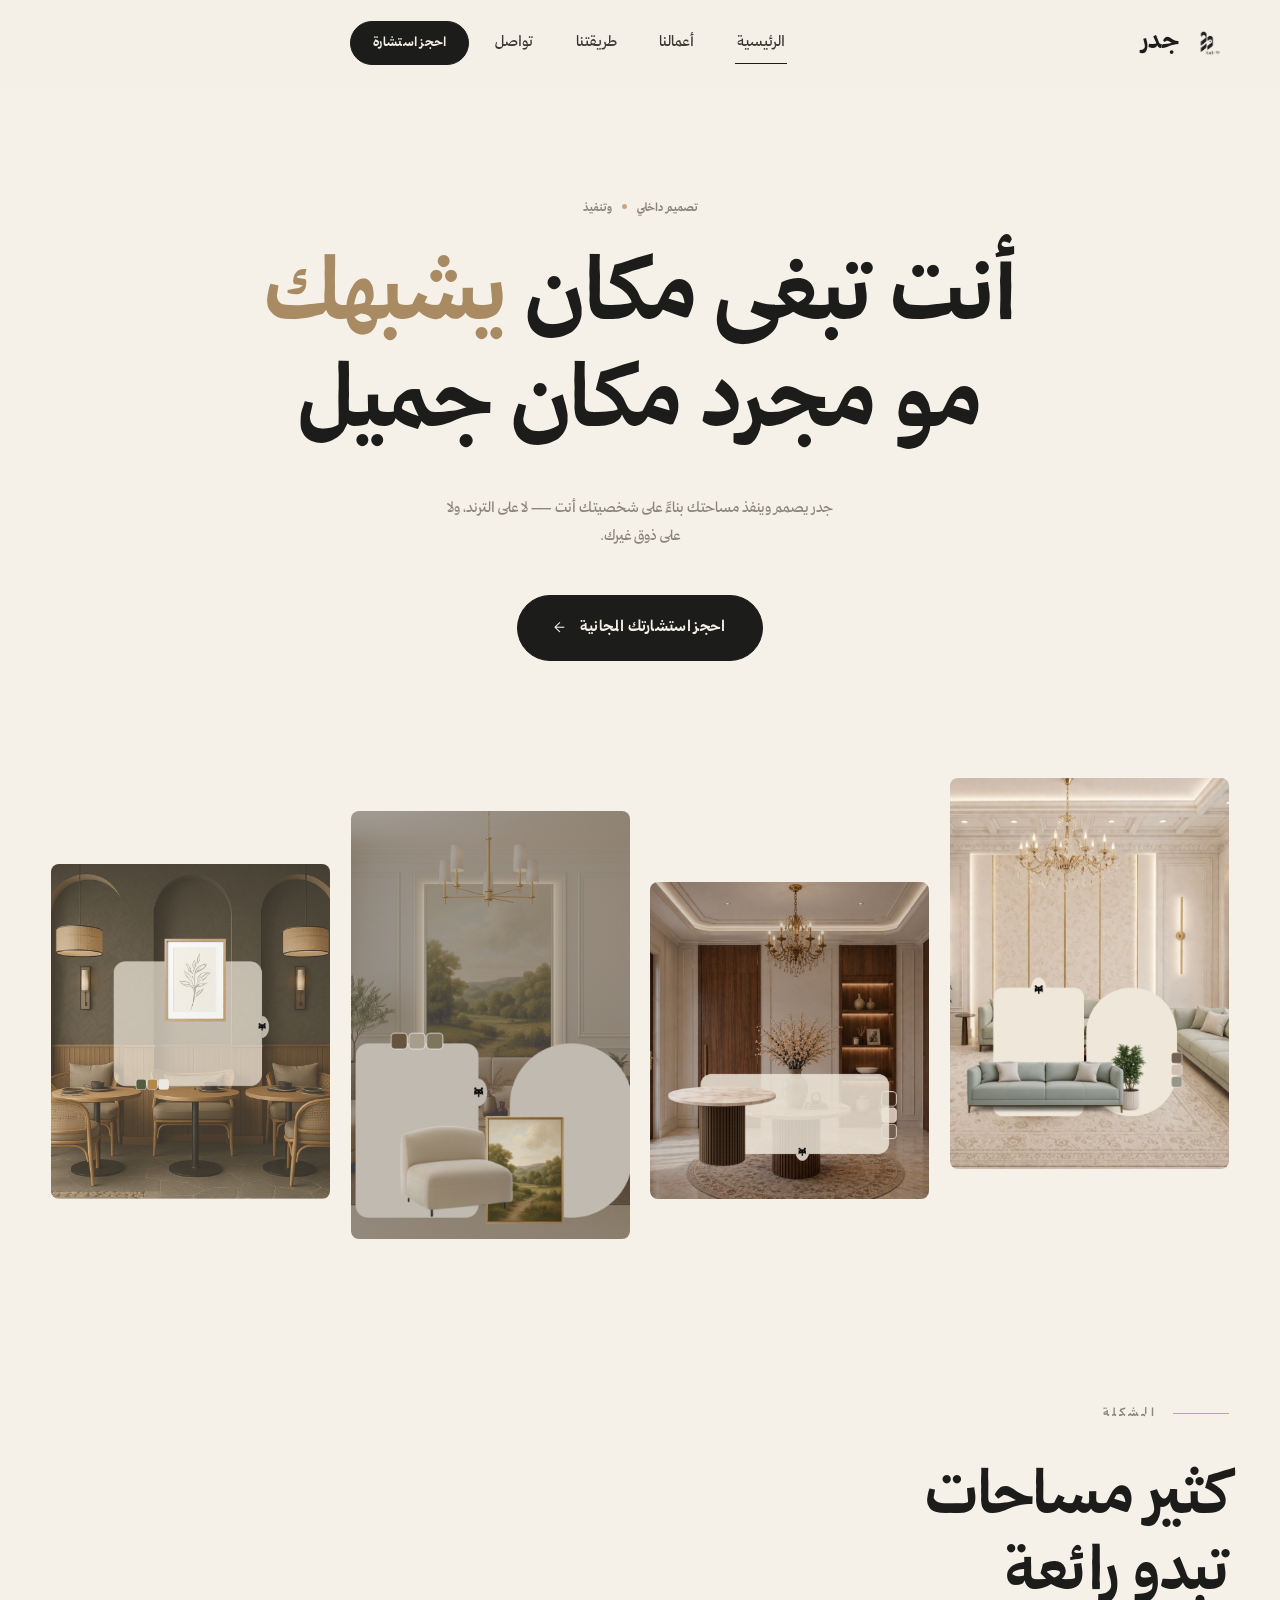
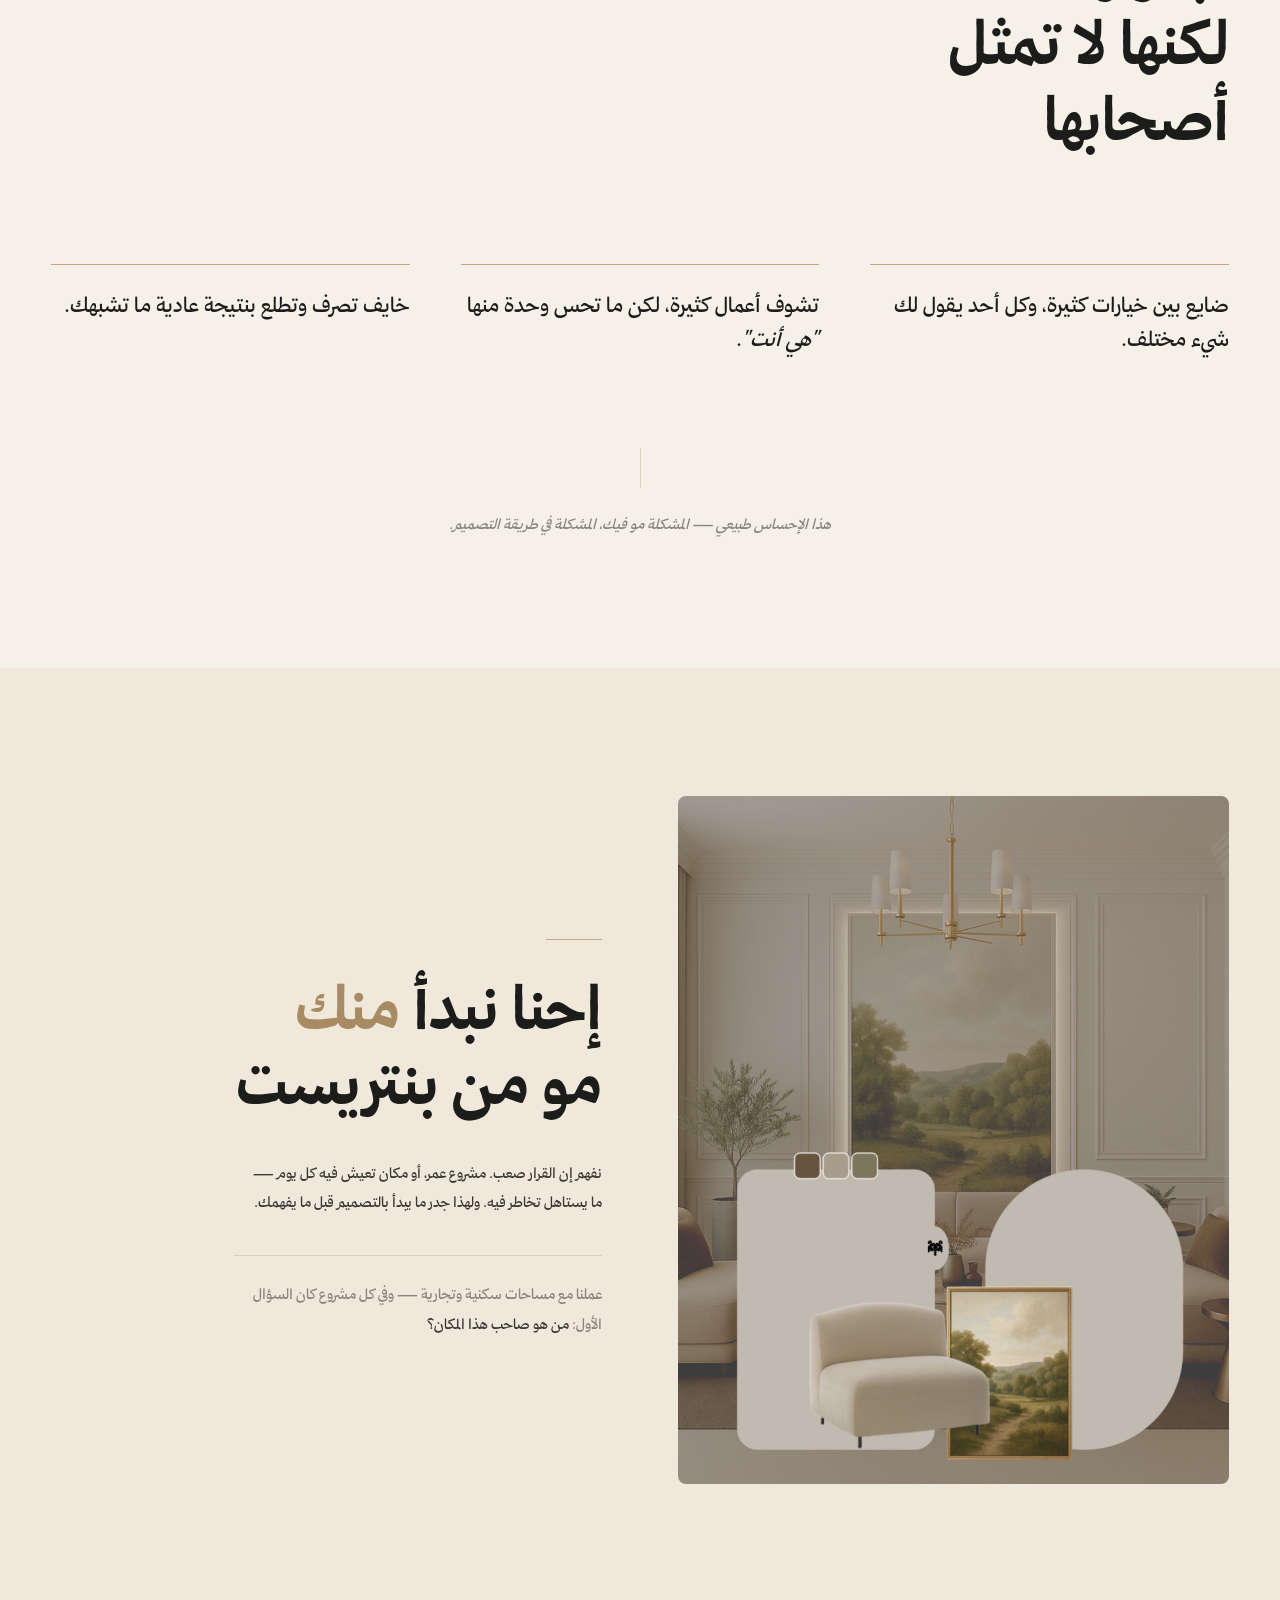
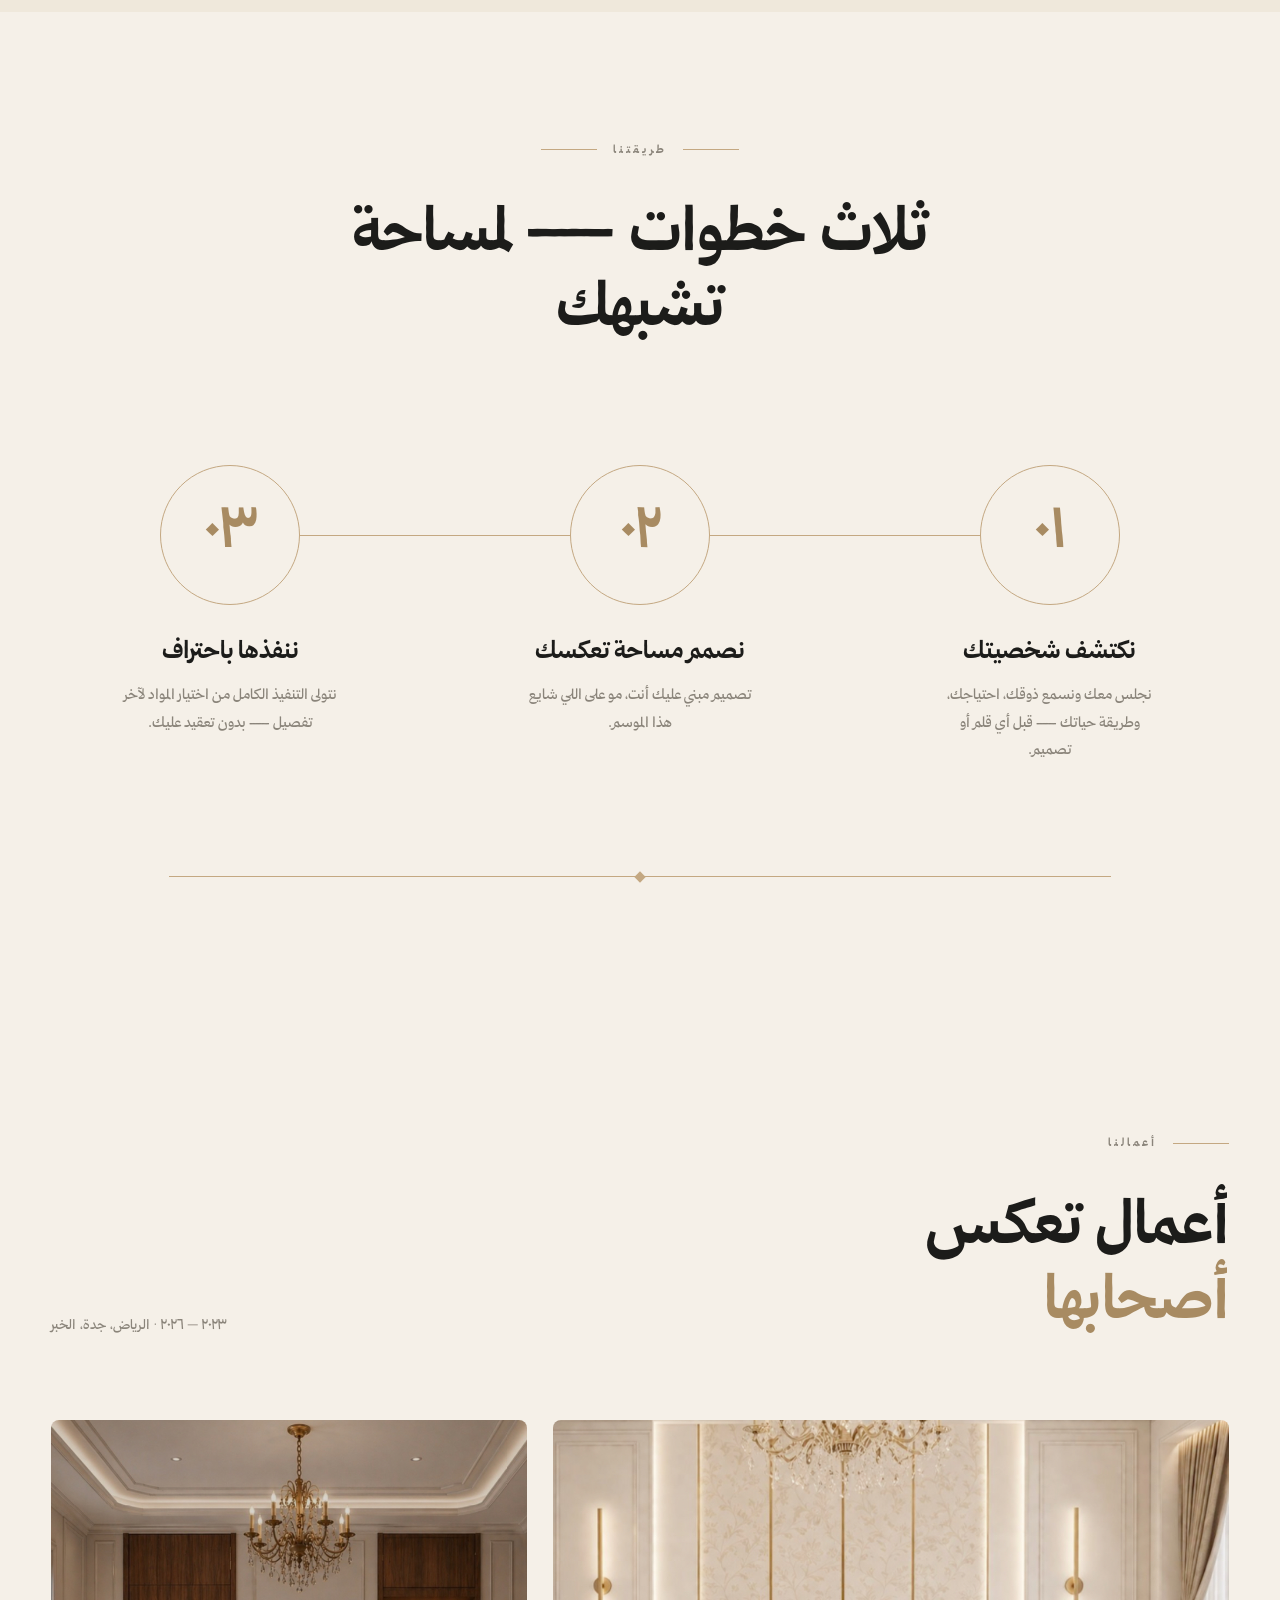
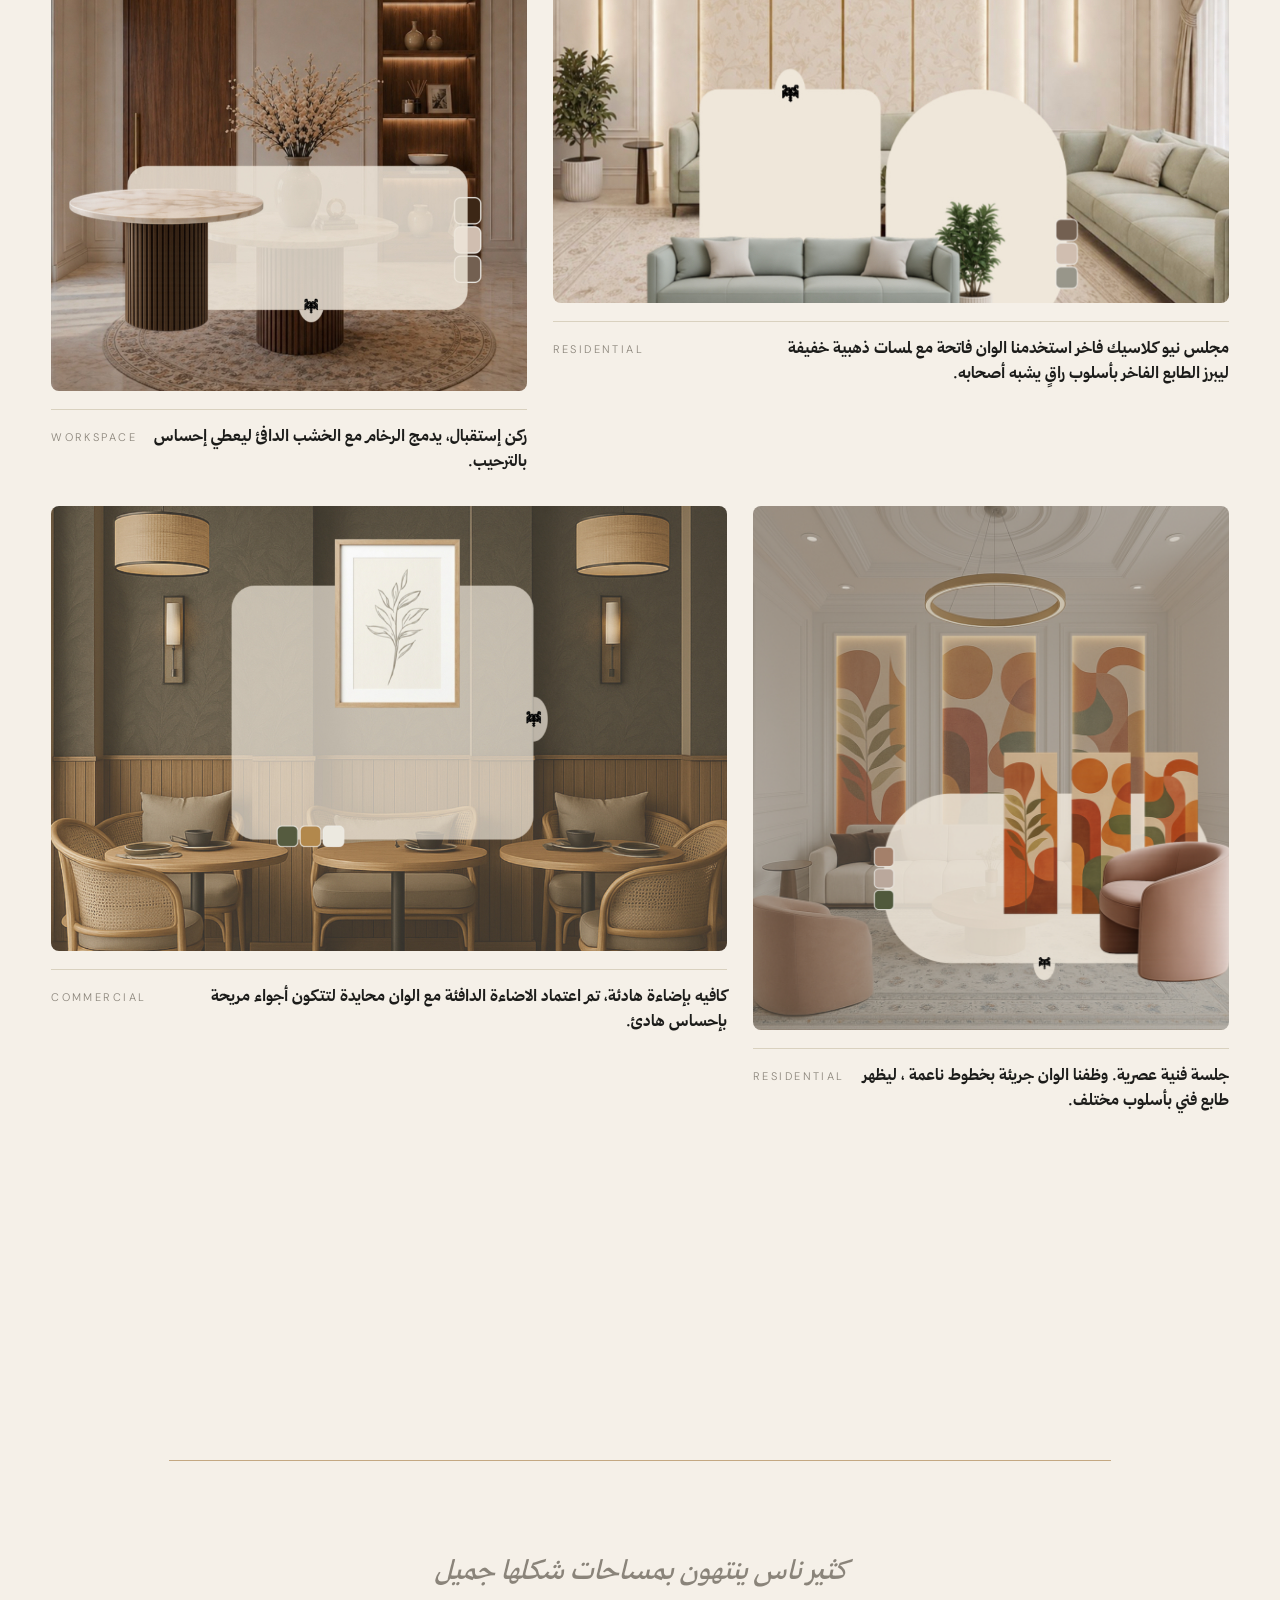
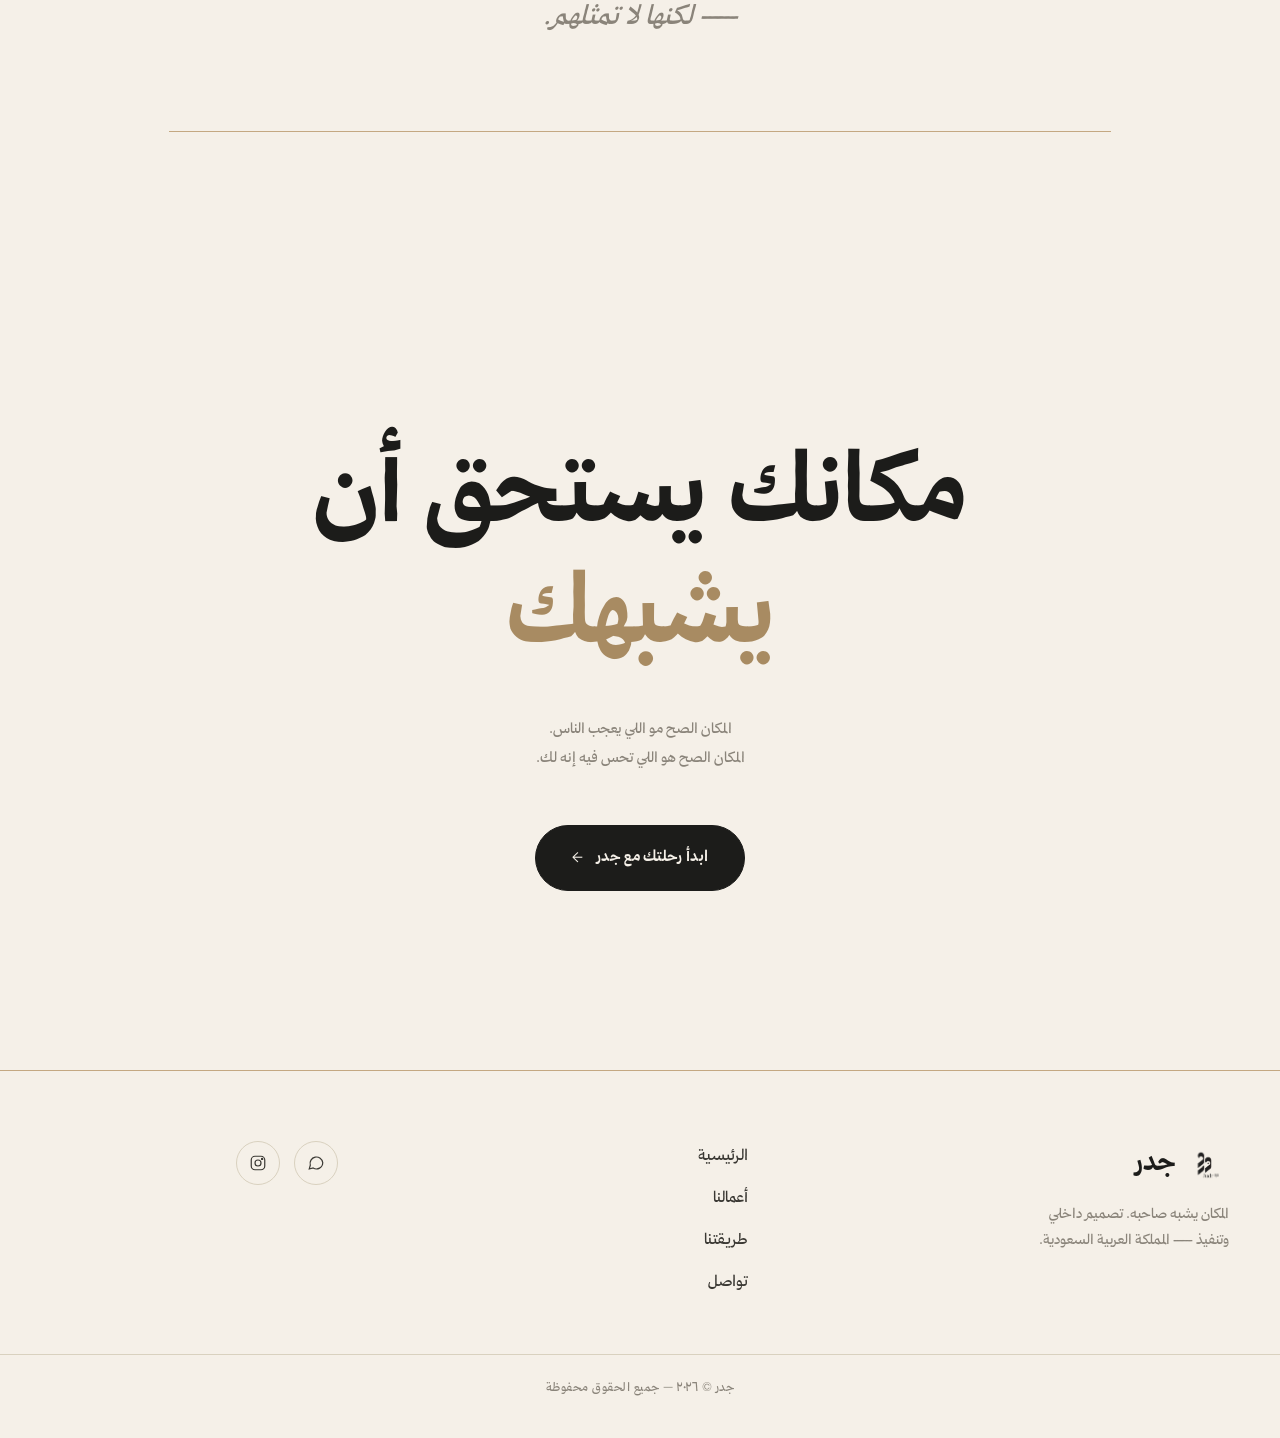
<file: index.html>
<!doctype html>
<html lang="ar" dir="rtl">
<head>
<meta charset="utf-8" />
<meta name="viewport" content="width=device-width, initial-scale=1" />
<title>جدر — تصميم داخلي وتنفيذ</title>
<link rel="preconnect" href="https://fonts.googleapis.com">
<link rel="preconnect" href="https://fonts.gstatic.com" crossorigin>
<link href="https://fonts.googleapis.com/css2?family=Playfair+Display:ital,wght@0,400;0,500;0,600;0,700;1,400;1,500&family=DM+Sans:wght@300;400;500;600&display=swap" rel="stylesheet">
<link rel="stylesheet" href="style.css" />
</head>
<body>

<!-- ============== NAV ============== -->
<header class="nav" id="nav">
  <div class="wrap nav-inner">
    <a href="#" class="nav-brand" aria-label="جدر">
      <img src="assets/judr-logo.png" alt="" />
      <span class="word">جدر</span>
    </a>
    <nav class="nav-links" aria-label="الرئيسية">
      <a href="#" class="active">الرئيسية</a>
      <a href="#work">أعمالنا</a>
      <a href="#method">طريقتنا</a>
      <a href="#contact">تواصل</a>
    </nav>
    <div class="nav-cta">
      <a class="pill sm" href="#contact">احجز استشارة</a>
    </div>
  </div>
</header>

<!-- ============== HERO ============== -->
<section class="hero">
  <div class="wrap">
    <span class="eyebrow-ar" style="line-height: 1; letter-spacing: 0px">تصميم داخلي<span class="dot"></span>وتنفيذ</span>
    <h1 class="reveal">
      أنت تبغى مكان <span class="accent">يشبهك</span><br/>
      مو مجرد مكان جميل
    </h1>
    <p class="sub reveal">جدر يصمم وينفذ مساحتك بناءً على شخصيتك أنت — لا على الترند، ولا على ذوق غيرك.</p>
    <a class="pill lg" href="#contact">
      احجز استشارتك المجانية
      <span class="arrow">←</span>
    </a>

    <div class="strip">
      <div class="ph ph-1"><img src="assets/work-1.jpg" alt="مساحة سكنية" /></div>
      <div class="ph ph-2"><img src="assets/work-2.jpg" alt="استوديو" /></div>
      <div class="ph ph-3"><img src="assets/work-5.jpg" alt="منزل خاص" /></div>
      <div class="ph ph-4"><img src="assets/work-4.jpg" alt="مشروع تجاري" /></div>
    </div>
  </div>
</section>

<!-- ============== PROBLEM ============== -->
<section class="problem">
  <div class="wrap">
    <div class="problem-head">
      <div class="section-label"><span class="line"></span><span class="eyebrow-ar">المشكلة</span></div>
      <h2 class="reveal">كثير مساحات تبدو رائعة
لكنها لا تمثل أصحابها</h2>
    </div>

    <div class="pains">
      <div class="pain reveal">
        <p>ضايع بين خيارات كثيرة، وكل أحد يقول لك شيء مختلف.</p>
      </div>
      <div class="pain reveal">
        <p>تشوف أعمال كثيرة، لكن ما تحس وحدة منها <em style="font-style:italic">"هي أنت"</em>.</p>
      </div>
      <div class="pain reveal">
        <p>خايف تصرف وتطلع بنتيجة عادية ما تشبهك.</p>
      </div>
    </div>

    <p class="problem-foot">هذا الإحساس طبيعي — المشكلة مو فيك، المشكلة في طريقة التصميم.</p>
  </div>
</section>

<!-- ============== GUIDE ============== -->
<section class="guide">
  <div class="wrap">
    <div class="guide-grid">
      <div class="guide-img ph">
        <img src="assets/work-5.jpg" alt="منزل خاص - الرياض" />
      </div>
      <div class="reveal">
        <div class="section-label"><span class="line"></span><span class="eyebrow-ar">
</span></div>
        <h2>إحنا نبدأ <em>منك</em><br/>مو من بنتريست</h2>
        <p class="lede">نفهم إن القرار صعب. مشروع عمر، أو مكان تعيش فيه كل يوم — ما يستاهل تخاطر فيه. ولهذا جدر ما يبدأ بالتصميم قبل ما يفهمك.</p>
        <p class="proof">عملنا مع مساحات سكنية وتجارية — وفي كل مشروع كان السؤال الأول: <em style="color:var(--ink-soft);font-style:normal">من هو صاحب هذا المكان؟</em></p>
      </div>
    </div>
  </div>
</section>

<!-- ============== METHODOLOGY ============== -->
<section class="method" id="method">
  <div class="wrap">
    <div class="section-label center"><span class="line"></span><span class="eyebrow-ar">طريقتنا</span><span class="line"></span></div>
    <h2>ثلاث خطوات — لمساحة تشبهك</h2>

    <div class="timeline">
      <div class="timeline-track" aria-hidden="true"></div>
      <div class="steps">
        <div class="step reveal">
          <div class="num">٠١</div>
          <h3>نكتشف شخصيتك</h3>
          <p>نجلس معك ونسمع ذوقك، احتياجك، وطريقة حياتك — قبل أي قلم أو تصميم.</p>
        </div>
        <div class="step reveal">
          <div class="num">٠٢</div>
          <h3>نصمم مساحة تعكسك</h3>
          <p>تصميم مبني عليك أنت، مو على اللي شايع هذا الموسم.</p>
        </div>
        <div class="step reveal">
          <div class="num">٠٣</div>
          <h3>ننفذها باحتراف</h3>
          <p>نتولى التنفيذ الكامل من اختيار المواد لآخر تفصيل — بدون تعقيد عليك.</p>
        </div>
      </div>
    </div>

    <div class="method-divider" aria-hidden="true"></div>
  </div>
</section>

<!-- ============== WORK ============== -->
<section class="work" id="work">
  <div class="wrap">
    <div class="work-head">
      <div>
        <div class="section-label"><span class="line"></span><span class="eyebrow-ar">أعمالنا</span></div>
        <h2 class="reveal">أعمال تعكس<br/><em style="font-style:normal;color:var(--gold-deep);font-weight:700">أصحابها</em></h2>
      </div>
      <span class="meta">٢٠٢٣ — ٢٠٢٦ · الرياض، جدة، الخبر</span>
    </div>

    <div class="work-grid">
      <a class="work-card c1 reveal" href="#">
        <div class="ph"><img src="assets/work-1.jpg" alt="مساحة سكنية" /></div>
        <div class="meta-row">
          <p class="desc" style="font-family: Handicrafts">مجلس نيو كلاسيك فاخر استخدمنا الوان فاتحة مع لمسات ذهبية خفيفة<br/>ليبرز الطابع الفاخر بأسلوب راقٍ يشبه أصحابه.</p>
          <span class="tag">Residential</span>
        </div>
      </a>
      <a class="work-card c2 reveal" href="#">
        <div class="ph"><img src="assets/work-2.jpg" alt="استوديو مكتب" /></div>
        <div class="meta-row">
          <p class="desc">ركن إستقبال، يدمج الرخام مع الخشب الدافئ ليعطي إحساس بالترحيب.</p>
          <span class="tag">Workspace</span>
        </div>
      </a>
      <a class="work-card c3 reveal" href="#">
        <div class="ph"><img src="assets/work-3.jpg" alt="بيت عائلي" /></div>
        <div class="meta-row">
          <p class="desc">جلسة فنية عصرية. وظفنا الوان جريئة بخطوط ناعمة ، ليظهر طابع فني بأسلوب مختلف.</p>
          <span class="tag">Residential</span>
        </div>
      </a>
      <a class="work-card c4 reveal" href="#">
        <div class="ph"><img src="assets/work-4.jpg" alt="مشروع تجاري" /></div>
        <div class="meta-row">
          <p class="desc">كافيه بإضاءة هادئة، تم اعتماد الاضاءة الدافئة مع الوان محايدة لتتكون أجواء مريحة بإحساس هادئ.</p>
          <span class="tag">Commercial</span>
        </div>
      </a>
    </div>

    <div class="work-more">
      <a href="#"></a>
    </div>
  </div>
</section>

<!-- ============== FAILURE LINE ============== -->
<section class="failure">
  <div class="wrap">
    <div class="failure-rule" aria-hidden="true"></div>
    <p>كثير ناس ينتهون بمساحات شكلها جميل — لكنها لا تمثلهم.<br/></p>
    <div class="failure-rule" aria-hidden="true"></div>
  </div>
</section>

<!-- ============== FINAL CTA ============== -->
<section class="final" id="contact">
  <div class="wrap">
    <h2>مكانك يستحق أن <em>يشبهك</em></h2>
    <p>المكان الصح مو اللي يعجب الناس.<br/>المكان الصح هو اللي تحس فيه إنه لك.</p>
    <a class="pill lg" href="#">
      ابدأ رحلتك مع جدر
      <span class="arrow">←</span>
    </a>
  </div>
</section>

<!-- ============== FOOTER ============== -->
<footer>
  <div class="wrap foot">
    <div class="foot-brand">
      <div class="row">
        <img src="assets/judr-logo.png" alt="" />
        <span class="word">جدر</span>
      </div>
      <p class="tag">المكان يشبه صاحبه. تصميم داخلي وتنفيذ — المملكة العربية السعودية.</p>
    </div>
    <div>
      <ul>
        <li><a href="#">الرئيسية</a></li>
        <li><a href="#work">أعمالنا</a></li>
        <li><a href="#method">طريقتنا</a></li>
        <li><a href="#contact">تواصل</a></li>
      </ul>
    </div>
    <div class="socials">
      <a href="#" aria-label="WhatsApp">
        <svg viewBox="0 0 24 24" fill="none" stroke="currentColor" stroke-width="1.6"><path d="M21 11.5a8.38 8.38 0 0 1-12.8 7.13L3 20l1.4-5.1A8.5 8.5 0 1 1 21 11.5z"/></svg>
      </a>
      <a href="#" aria-label="Instagram">
        <svg viewBox="0 0 24 24" fill="none" stroke="currentColor" stroke-width="1.6"><rect x="3" y="3" width="18" height="18" rx="5"/><circle cx="12" cy="12" r="4"/><circle cx="17.5" cy="6.5" r=".8" fill="currentColor"/></svg>
      </a>
    </div>
  </div>
  <div class="wrap foot-base">
    جدر © ٢٠٢٦ — جميع الحقوق محفوظة
  </div>
</footer>

<script src="script.js"></script>
</body>
</html>
</file>
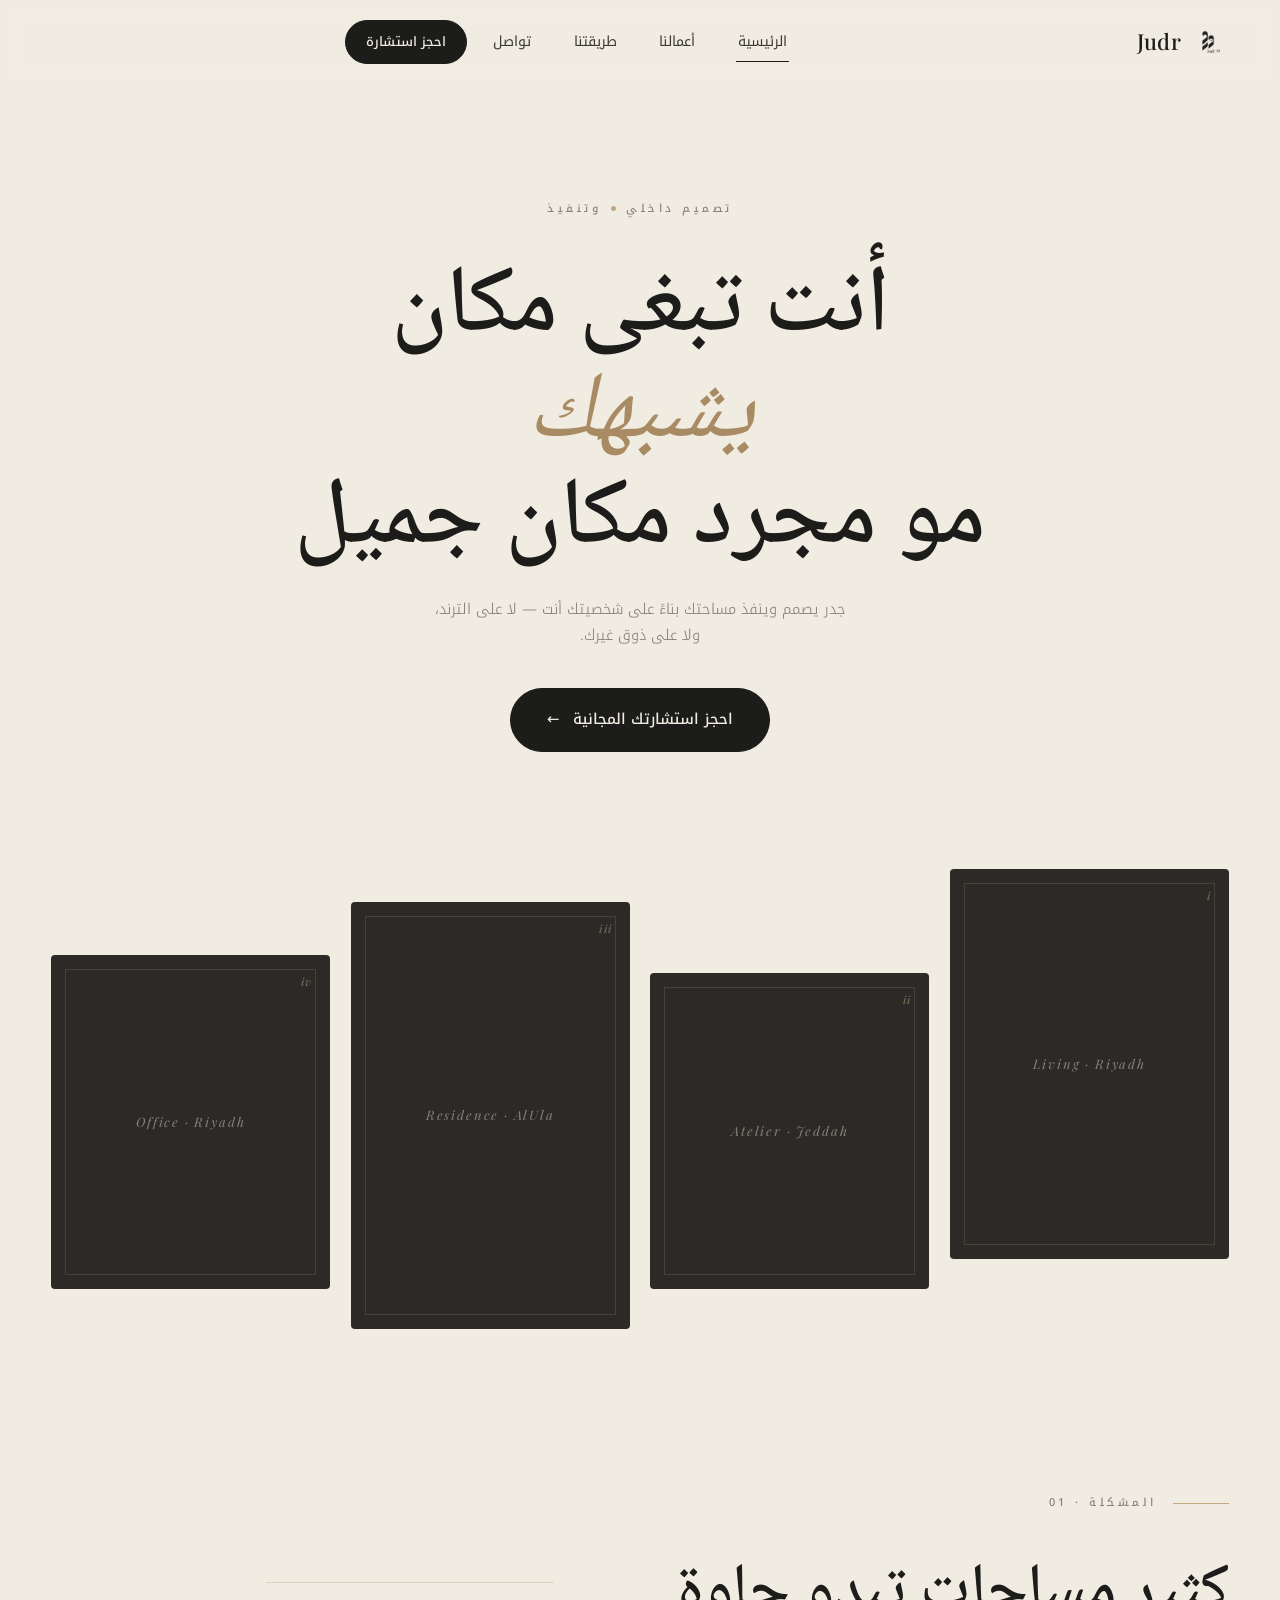
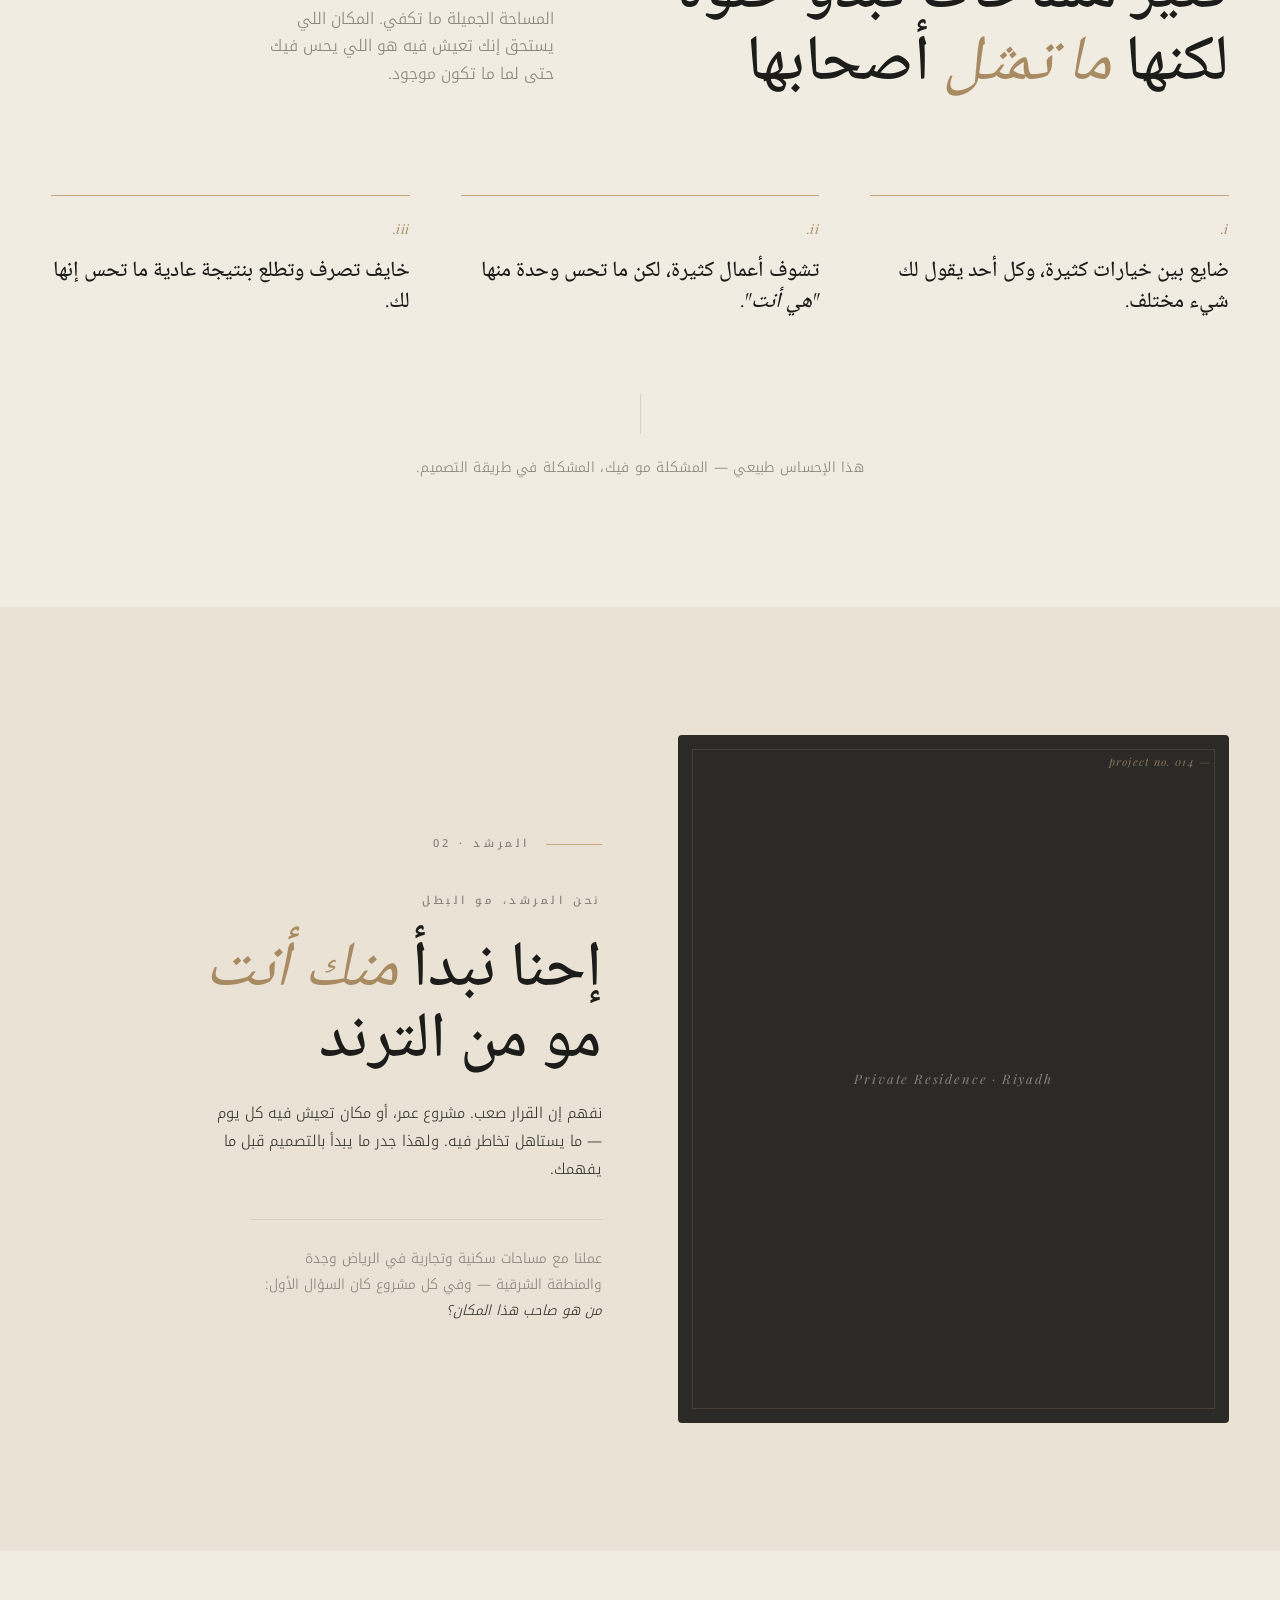
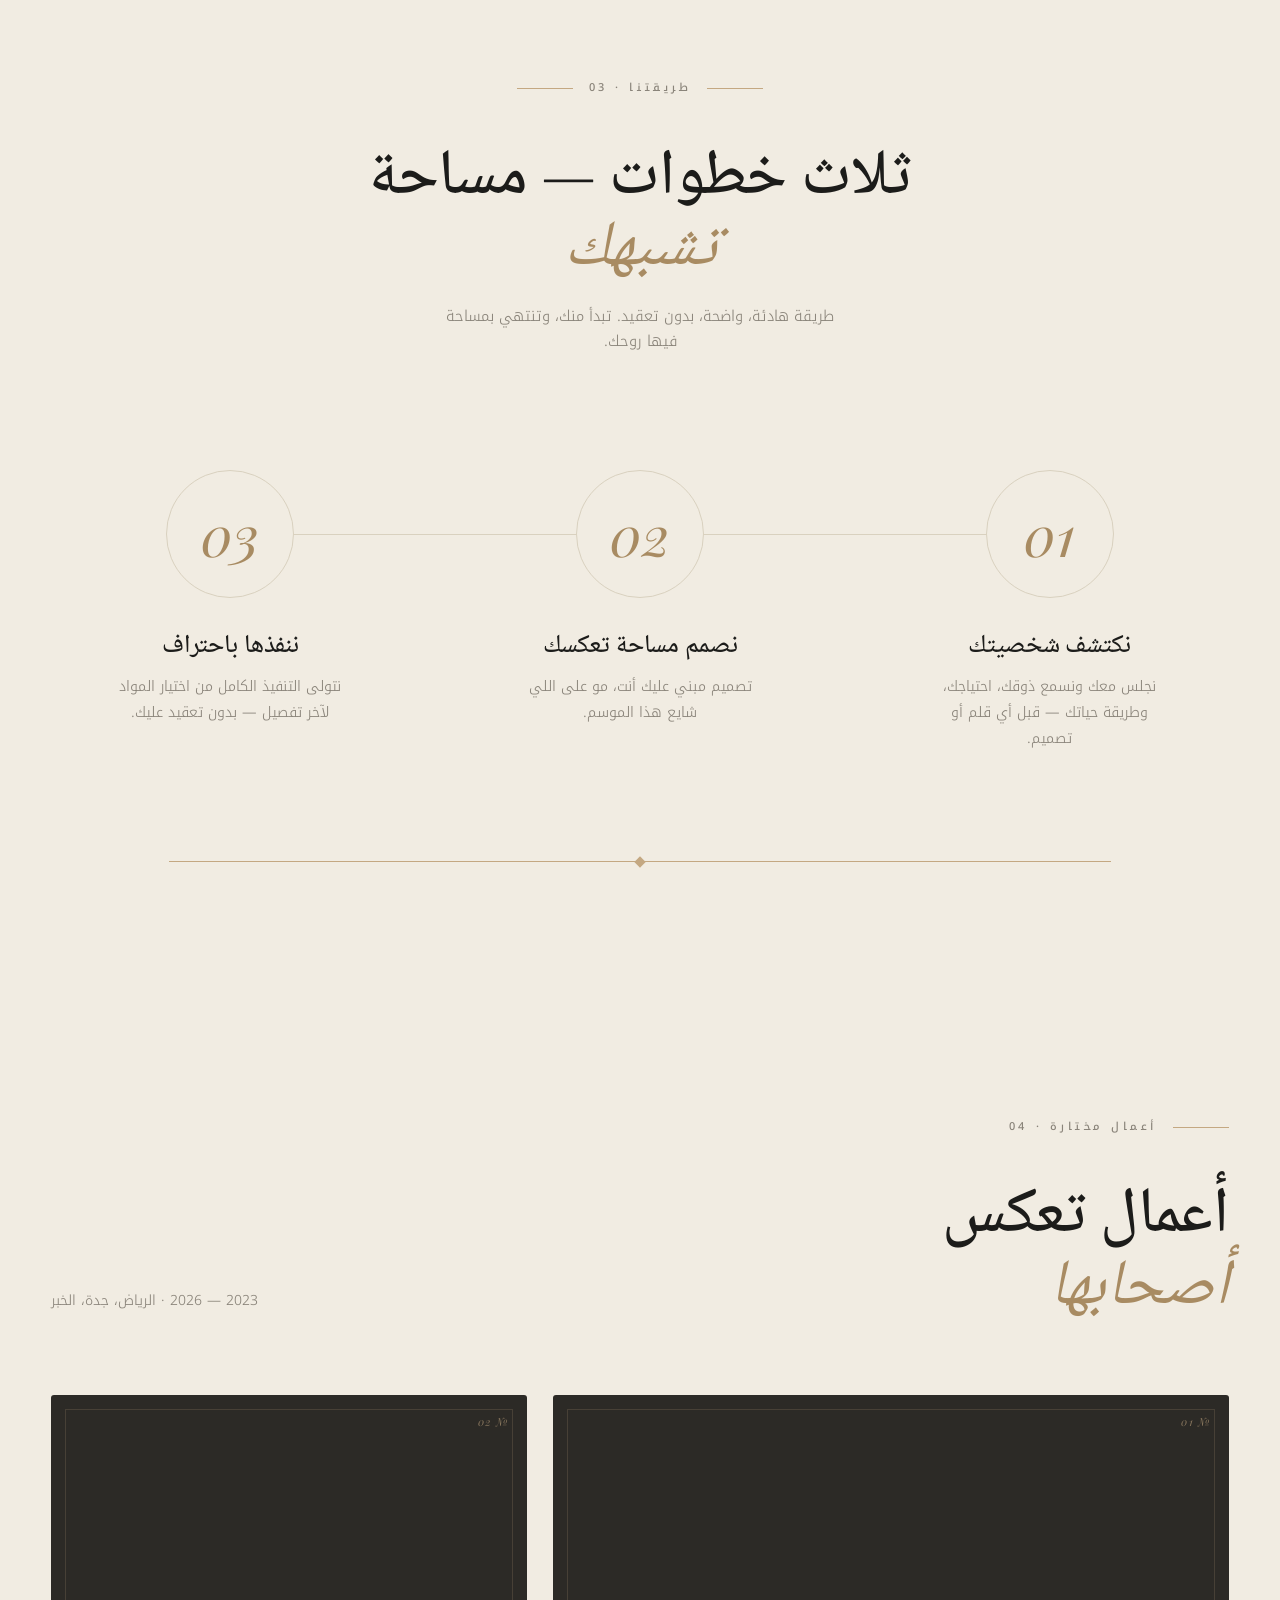
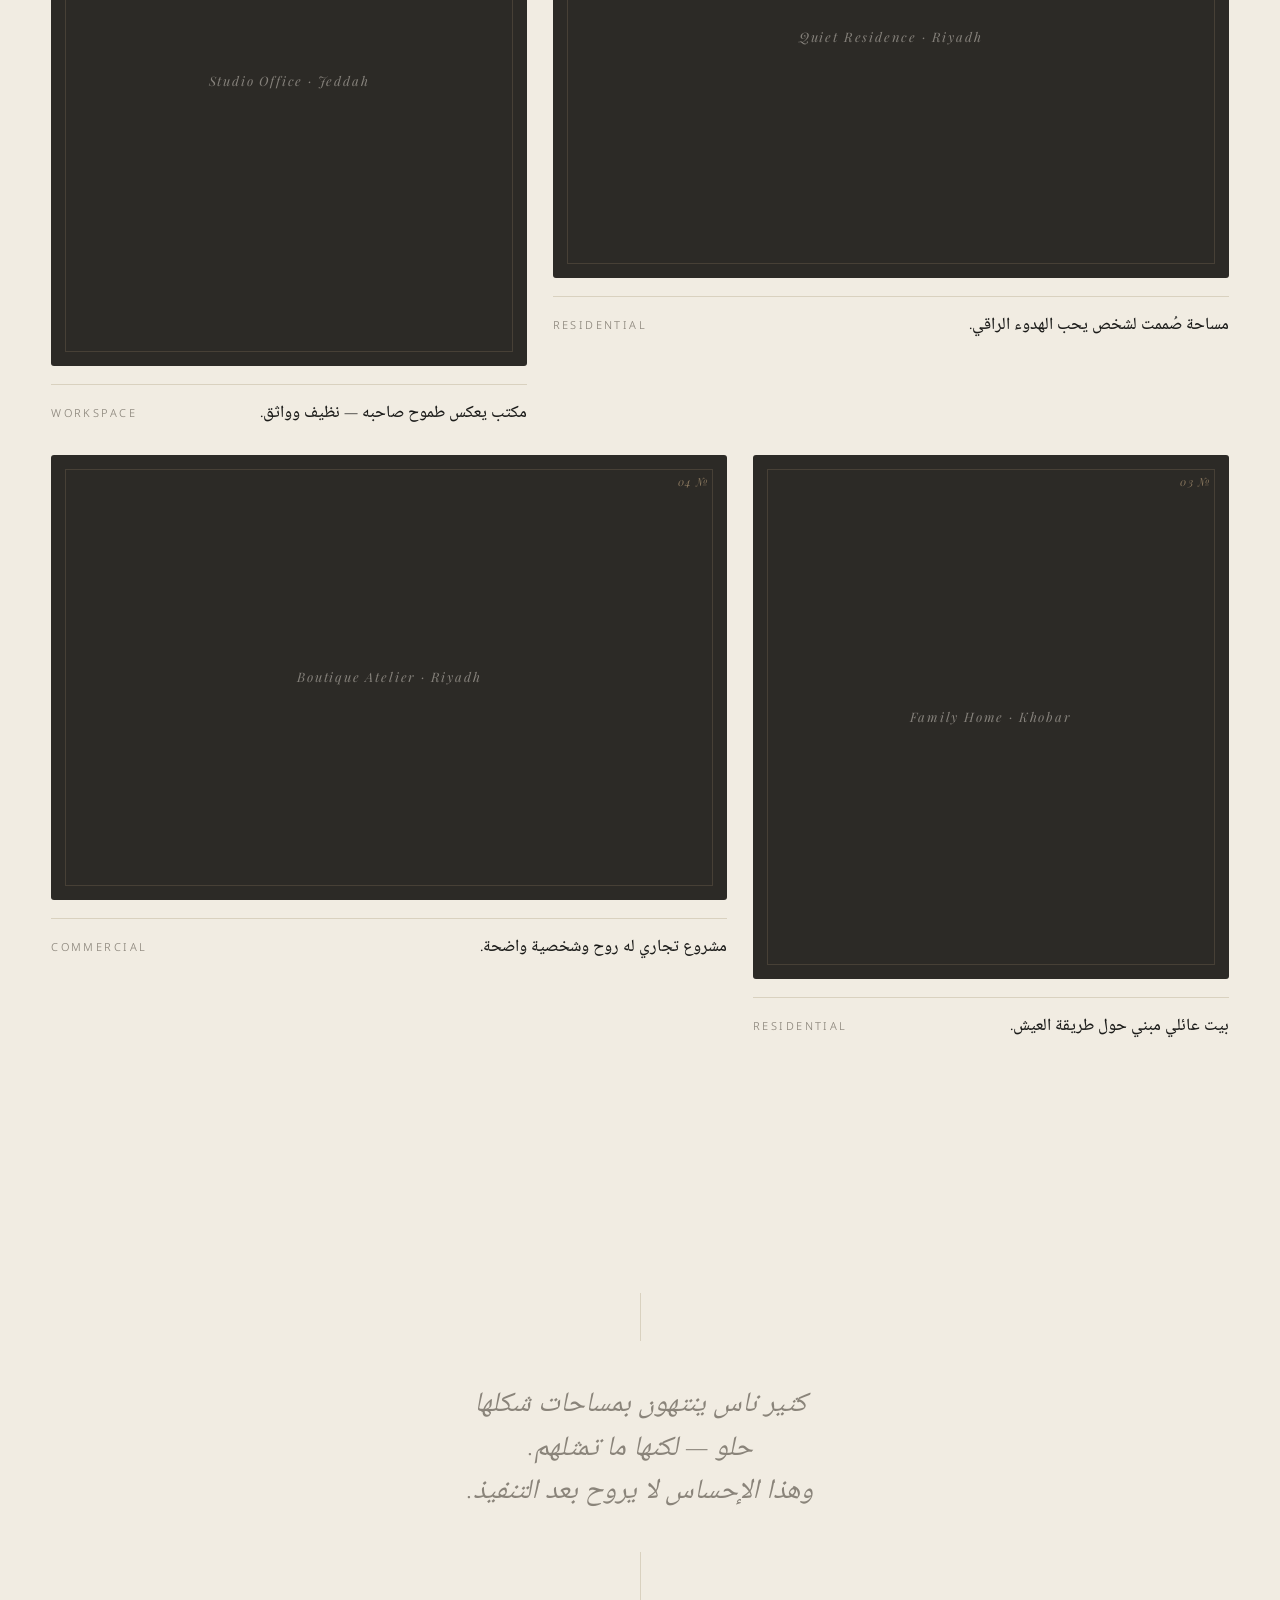
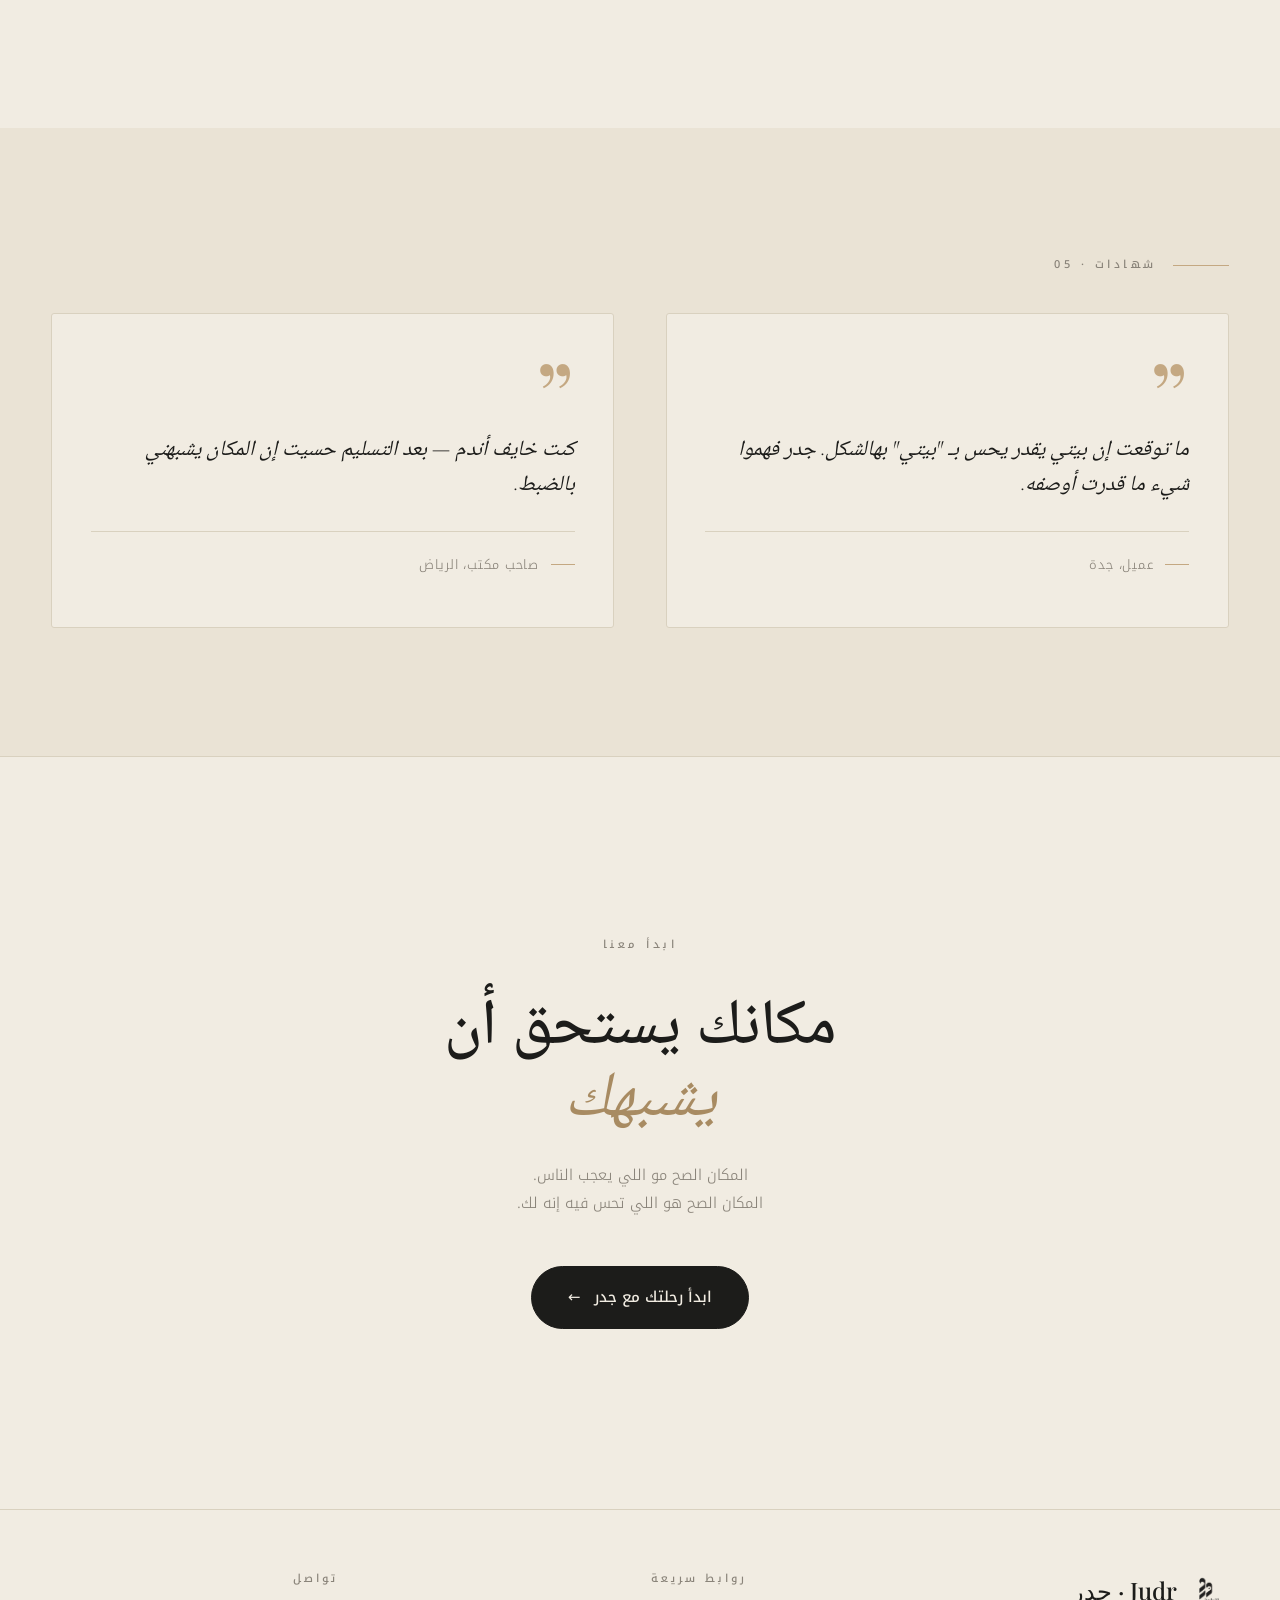
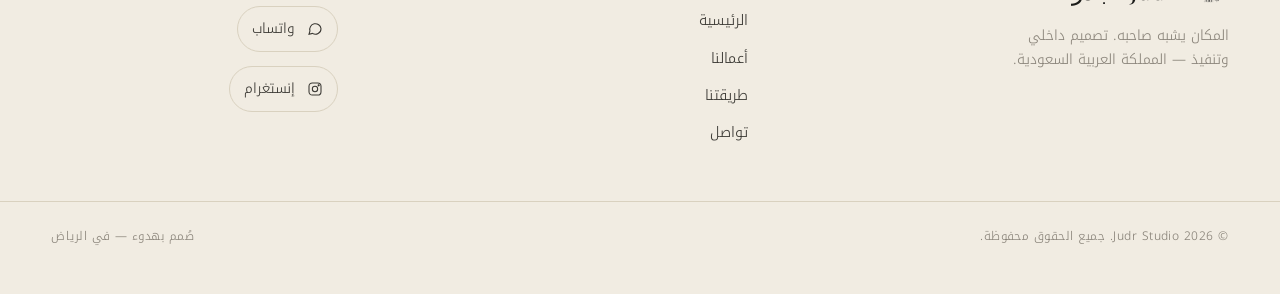
<file: Judr Landing v1.html>
<!doctype html>
<html lang="ar" dir="rtl">
<head>
<meta charset="utf-8" />
<meta name="viewport" content="width=device-width, initial-scale=1" />
<title>جدر — تصميم داخلي وتنفيذ</title>
<link rel="preconnect" href="https://fonts.googleapis.com">
<link rel="preconnect" href="https://fonts.gstatic.com" crossorigin>
<link href="https://fonts.googleapis.com/css2?family=Cormorant+Garamond:ital,wght@0,400;0,500;0,600;0,700;1,400;1,500&family=Playfair+Display:ital,wght@0,400;0,500;0,600;0,700;1,400&family=Noto+Naskh+Arabic:wght@400;500;600;700&family=Noto+Kufi+Arabic:wght@300;400;500;600;700&display=swap" rel="stylesheet">
<style>
  /* ---------- Tokens ---------- */
  :root{
    --linen: #F1ECE2;
    --linen-2: #EAE3D5;
    --linen-deep: #2C2A26;
    --ink: #1C1C1A;
    --ink-soft: #3A3833;
    --muted: #8A847A;
    --muted-2: #B5AE9F;
    --rule: #D9D1BF;
    --gold: #C4A882;
    --gold-deep: #A88B62;

    --serif-ar: "Cormorant Garamond", "Noto Naskh Arabic", "Playfair Display", serif;
    --serif-en: "Playfair Display", "Cormorant Garamond", serif;
    --sans-ar: "Noto Kufi Arabic", "Inter", system-ui, sans-serif;

    --maxw: 1280px;
    --gutter: clamp(20px, 4vw, 56px);
  }

  *{box-sizing:border-box}
  html,body{margin:0;padding:0}
  html{scroll-behavior:smooth}
  body{
    background: var(--linen);
    color: var(--ink);
    font-family: var(--sans-ar);
    font-weight: 300;
    font-size: 16px;
    line-height: 1.7;
    -webkit-font-smoothing: antialiased;
    text-rendering: optimizeLegibility;
  }
  img{max-width:100%;display:block}
  a{color:inherit;text-decoration:none}
  button{font:inherit;color:inherit;background:none;border:0;cursor:pointer}

  .wrap{max-width: var(--maxw); margin:0 auto; padding: 0 var(--gutter);}

  /* ---------- Typography ---------- */
  .eyebrow{
    font-family: var(--sans-ar);
    font-size: 11px;
    font-weight: 500;
    letter-spacing: .32em;
    color: var(--muted);
    text-transform: uppercase;
  }
  .eyebrow .dot{
    display:inline-block; width:5px; height:5px; border-radius:50%;
    background: var(--gold); margin: 0 10px 2px; vertical-align: middle;
  }
  h1,h2,h3{
    font-family: var(--serif-ar);
    font-weight: 500;
    color: var(--ink);
    margin: 0;
    line-height: 1.12;
    letter-spacing: -0.005em;
  }
  h1{ font-size: clamp(44px, 7.4vw, 108px); font-weight: 500; }
  h2{ font-size: clamp(34px, 5vw, 68px); font-weight: 500; }
  h3{ font-size: clamp(20px, 1.6vw, 26px); font-weight: 600; }
  p{margin:0}

  .lede{
    font-family: var(--sans-ar);
    color: var(--ink-soft);
    font-size: clamp(15px, 1.15vw, 18px);
    font-weight: 300;
    line-height: 1.85;
  }
  .muted{ color: var(--muted); }

  /* ---------- Buttons ---------- */
  .pill{
    display:inline-flex; align-items:center; gap: 14px;
    padding: 14px 28px;
    border-radius: 999px;
    font-family: var(--sans-ar);
    font-size: 14px; font-weight: 500;
    background: var(--ink); color: var(--linen);
    transition: transform .25s ease, background .25s ease;
    border: 1px solid var(--ink);
  }
  .pill:hover{ background: #000; transform: translateY(-1px); }
  .pill .arrow{ display:inline-block; transition: transform .3s ease; }
  .pill:hover .arrow{ transform: translateX(-4px); }
  .pill.lg{ padding: 18px 36px; font-size: 15px; }
  .pill.ghost{
    background: transparent; color: var(--ink); border-color: var(--ink);
  }
  .pill.ghost:hover{ background: var(--ink); color: var(--linen); }

  .pill.sm{ padding: 10px 20px; font-size: 13px; }

  /* ---------- Nav ---------- */
  .nav{
    position: sticky; top: 0; z-index: 50;
    background: color-mix(in oklab, var(--linen) 92%, transparent);
    backdrop-filter: saturate(140%) blur(8px);
    -webkit-backdrop-filter: saturate(140%) blur(8px);
    border-bottom: 1px solid transparent;
    transition: border-color .3s ease, background .3s ease;
  }
  .nav.is-stuck{ border-bottom-color: var(--rule); }
  .nav-inner{
    display:grid;
    grid-template-columns: 1fr auto 1fr;
    align-items:center;
    height: 84px;
    gap: 24px;
  }
  .nav-brand{ display:flex; align-items:center; gap: 12px; }
  .nav-brand img{ width: 36px; height: 36px; object-fit: contain; }
  .nav-brand .word{
    font-family: var(--serif-en); font-size: 22px; font-weight: 500; letter-spacing: .01em;
  }
  .nav-links{
    display:flex; justify-content:center; gap: clamp(20px, 3vw, 44px);
    font-size: 14px; font-weight: 400; color: var(--ink-soft);
  }
  .nav-links a{
    position: relative; padding: 8px 2px;
    transition: color .25s ease;
  }
  .nav-links a::after{
    content:""; position:absolute; right:0; left:0; bottom: 0;
    height: 1px; background: var(--ink);
    transform: scaleX(0); transform-origin: right;
    transition: transform .35s ease;
  }
  .nav-links a:hover::after, .nav-links a.active::after{ transform: scaleX(1); }
  .nav-cta{ display:flex; justify-content: flex-start; }

  /* ---------- Hero ---------- */
  .hero{
    padding-top: clamp(60px, 9vw, 130px);
    padding-bottom: clamp(40px, 6vw, 80px);
    text-align: center;
    position: relative;
  }
  .hero .eyebrow{ display:block; margin-bottom: 28px; }
  .hero h1{
    max-width: 16ch;
    margin: 0 auto;
  }
  .hero h1 .accent{
    font-family: var(--serif-ar);
    font-style: italic;
    color: var(--gold-deep);
    font-weight: 400;
  }
  .hero .sub{
    max-width: 46ch;
    margin: 32px auto 40px;
    color: var(--muted);
    font-size: clamp(15px, 1.1vw, 17px);
  }

  /* hero photo strip — staggered */
  .strip{
    margin-top: clamp(60px, 9vw, 110px);
    display: grid;
    grid-template-columns: repeat(12, 1fr);
    gap: clamp(12px, 1.6vw, 22px);
    align-items: end;
  }
  .strip .ph{ border-radius: 4px; overflow:hidden; position: relative; }
  .strip .ph-1{ grid-column: 1 / span 3; aspect-ratio: 3/4.2; transform: translateY(-30px);}
  .strip .ph-2{ grid-column: 4 / span 3; aspect-ratio: 3/3.4;}
  .strip .ph-3{ grid-column: 7 / span 3; aspect-ratio: 3/4.6; transform: translateY(40px);}
  .strip .ph-4{ grid-column: 10 / span 3; aspect-ratio: 3/3.6;}

  /* ---------- Section frame ---------- */
  section{ padding: clamp(80px, 10vw, 160px) 0; }
  .section-label{
    display:flex; align-items:center; gap: 16px;
    margin-bottom: clamp(28px, 3vw, 44px);
  }
  .section-label .line{
    flex: 0 0 56px; height:1px; background: var(--gold);
  }
  .section-label.center{ justify-content:center; }

  /* ---------- Problem ---------- */
  .problem h2{ max-width: 22ch; }
  .problem-head{
    display:grid; grid-template-columns: 1.1fr .9fr; gap: 60px;
    align-items: end;
    margin-bottom: clamp(60px, 8vw, 100px);
  }
  .problem-head .aside{
    color: var(--muted); padding-bottom: 8px;
    max-width: 32ch;
    border-top: 1px solid var(--rule);
    padding-top: 22px;
  }
  .pains{
    display:grid; grid-template-columns: repeat(3, 1fr); gap: clamp(28px, 4vw, 56px);
  }
  .pain{
    border-top: 1px solid var(--gold);
    padding-top: 22px;
  }
  .pain .num{
    font-family: var(--serif-en);
    font-style: italic;
    color: var(--gold-deep);
    font-size: 13px;
    letter-spacing: .04em;
    margin-bottom: 14px;
  }
  .pain p{
    font-family: var(--serif-ar);
    font-size: clamp(20px, 1.7vw, 26px);
    line-height: 1.45;
    color: var(--ink);
    font-weight: 500;
  }
  .problem-foot{
    margin-top: clamp(50px, 6vw, 80px);
    text-align: center;
    color: var(--muted);
    font-size: 14px;
    letter-spacing: .02em;
  }
  .problem-foot::before{
    content:""; display:block; width:1px; height:40px; background: var(--rule); margin: 0 auto 22px;
  }

  /* ---------- Guide ---------- */
  .guide{ background: var(--linen-2); }
  .guide-grid{
    display:grid; grid-template-columns: 1fr 1fr; gap: clamp(40px, 6vw, 90px);
    align-items: center;
  }
  .guide-img{
    aspect-ratio: 4 / 5;
    border-radius: 4px; overflow:hidden;
  }
  .guide h2{ margin: 18px 0 28px; max-width: 14ch; }
  .guide h2 em{
    font-style: italic; color: var(--gold-deep); font-weight: 400;
  }
  .guide .lede{ max-width: 44ch; }
  .guide .proof{
    margin-top: 36px;
    padding-top: 26px;
    border-top: 1px solid var(--rule);
    color: var(--muted);
    font-size: 14px;
    line-height: 1.85;
    max-width: 44ch;
  }

  /* ---------- Methodology ---------- */
  .method{ text-align:center; }
  .method h2{ max-width: 18ch; margin: 0 auto; }
  .method h2 em{ font-style: italic; color: var(--gold-deep); font-weight: 400;}
  .method-intro{
    margin: 24px auto 0;
    color: var(--muted);
    max-width: 46ch;
    font-size: 15px;
  }
  .timeline{
    margin-top: clamp(70px, 9vw, 120px);
    position: relative;
  }
  .timeline-track{
    position: absolute;
    top: 64px;
    right: 12%; left: 12%;
    height: 1px; background: var(--rule);
  }
  .timeline-track::before, .timeline-track::after{
    content:""; position:absolute; top:50%; width:7px; height:7px; border-radius:50%;
    background: var(--gold); transform: translateY(-50%);
  }
  .timeline-track::before{ right: -3px; }
  .timeline-track::after{ left: -3px; }
  .steps{
    display:grid; grid-template-columns: repeat(3,1fr);
    gap: clamp(24px, 4vw, 56px);
    position: relative;
  }
  .step{
    text-align: center;
    padding: 0 8px;
  }
  .step .num{
    display:flex; align-items:center; justify-content:center;
    width: 128px; height: 128px;
    margin: 0 auto;
    border: 1px solid var(--rule);
    border-radius: 50%;
    background: var(--linen);
    font-family: var(--serif-en);
    font-style: italic;
    font-size: 56px;
    font-weight: 400;
    color: var(--gold-deep);
    position: relative;
  }
  .step .num::before{
    content:""; position:absolute; inset: 8px;
    border: 1px solid transparent;
    border-radius: 50%;
    transition: border-color .4s ease;
  }
  .step:hover .num::before{ border-color: var(--gold); }
  .step h3{
    margin-top: 32px;
    font-family: var(--serif-ar);
    font-size: clamp(22px, 2vw, 30px);
    font-weight: 500;
  }
  .step p{
    margin: 14px auto 0;
    color: var(--muted);
    max-width: 28ch;
    font-size: 14.5px;
    line-height: 1.8;
  }
  .method-divider{
    margin: clamp(70px, 9vw, 110px) auto 0;
    width: 80%; height: 1px; background: var(--gold);
    position: relative;
  }
  .method-divider::before{
    content:""; position:absolute; top:50%; right:50%;
    transform: translate(50%, -50%) rotate(45deg);
    width: 8px; height: 8px; background: var(--gold);
  }

  /* ---------- Work showcase ---------- */
  .work{ }
  .work-head{
    display:flex; justify-content: space-between; align-items: end;
    flex-wrap: wrap; gap: 24px;
    margin-bottom: clamp(50px, 6vw, 80px);
  }
  .work-head h2{ max-width: 18ch; }
  .work-head .meta{ color: var(--muted); font-size: 14px; padding-bottom: 6px; }

  .work-grid{
    display:grid;
    grid-template-columns: repeat(12, 1fr);
    gap: clamp(20px, 2.4vw, 36px) clamp(20px, 2vw, 28px);
  }
  .work-card{ display:block; }
  .work-card .ph{ border-radius: 3px; overflow:hidden; }
  .work-card .meta-row{
    display:flex; justify-content: space-between; align-items: baseline;
    margin-top: 18px;
    padding-top: 14px;
    border-top: 1px solid var(--rule);
    gap: 16px;
  }
  .work-card .desc{
    font-family: var(--serif-ar);
    font-size: clamp(17px, 1.3vw, 21px);
    color: var(--ink);
    line-height: 1.5;
    font-weight: 500;
  }
  .work-card .tag{
    font-size: 11px; letter-spacing: .22em; color: var(--muted);
    text-transform: uppercase;
    flex-shrink: 0;
    padding-top: 4px;
  }

  .work-card.c1{ grid-column: 1 / span 7; }
  .work-card.c1 .ph{ aspect-ratio: 7/5; }
  .work-card.c2{ grid-column: 8 / span 5; transform: translateY(60px); }
  .work-card.c2 .ph{ aspect-ratio: 5/6; }
  .work-card.c3{ grid-column: 1 / span 5; }
  .work-card.c3 .ph{ aspect-ratio: 5/5.5; }
  .work-card.c4{ grid-column: 6 / span 7; transform: translateY(-40px); }
  .work-card.c4 .ph{ aspect-ratio: 7/4.6; }

  /* ---------- Failure line ---------- */
  .failure{
    text-align:center;
    padding: clamp(80px, 10vw, 140px) 0;
  }
  .failure p{
    font-family: var(--serif-ar);
    font-style: italic;
    font-size: clamp(22px, 2.2vw, 32px);
    color: var(--muted);
    max-width: 30ch;
    margin: 0 auto;
    line-height: 1.55;
    font-weight: 400;
  }
  .failure::before, .failure::after{
    content:""; display:block; width:1px; height:48px;
    background: var(--rule); margin: 0 auto;
  }
  .failure::before{ margin-bottom: 40px; }
  .failure::after{ margin-top: 40px; }

  /* ---------- Testimonials ---------- */
  .quotes{ background: var(--linen-2); }
  .quotes-grid{
    display:grid; grid-template-columns: 1fr 1fr; gap: clamp(28px, 4vw, 64px);
  }
  .qcard{
    padding: clamp(36px, 4vw, 56px) clamp(28px, 3vw, 48px);
    background: var(--linen);
    border: 1px solid var(--rule);
    border-radius: 3px;
    position: relative;
  }
  .qcard .mark{
    font-family: var(--serif-en);
    color: var(--gold);
    font-size: 96px;
    line-height: .6;
    height: 50px;
    margin-bottom: 16px;
  }
  .qcard blockquote{
    margin: 0;
    font-family: var(--serif-ar);
    font-style: italic;
    font-size: clamp(20px, 1.7vw, 26px);
    line-height: 1.6;
    color: var(--ink);
    font-weight: 400;
  }
  .qcard .by{
    margin-top: 30px;
    padding-top: 22px;
    border-top: 1px solid var(--rule);
    color: var(--muted);
    font-size: 13px;
    letter-spacing: .06em;
    display:flex; align-items:center; gap: 12px;
  }
  .qcard .by .dash{ width: 24px; height: 1px; background: var(--gold); display:inline-block; }

  /* ---------- Final CTA ---------- */
  .final{
    text-align:center;
    padding: clamp(110px, 14vw, 200px) 0;
    background: var(--linen);
    border-top: 1px solid var(--rule);
  }
  .final .eyebrow{ display:block; margin-bottom: 32px; }
  .final h2{ max-width: 18ch; margin: 0 auto; }
  .final h2 em{ font-style: italic; color: var(--gold-deep); font-weight:400; }
  .final p{
    margin: 32px auto 48px;
    max-width: 38ch;
    color: var(--muted);
    font-size: clamp(15px, 1.1vw, 17px);
    line-height: 1.85;
  }

  /* ---------- Footer ---------- */
  footer{
    border-top: 1px solid var(--rule);
    background: var(--linen);
    padding: 60px 0 48px;
  }
  .foot{
    display:grid;
    grid-template-columns: 1.2fr 1fr .8fr;
    gap: clamp(28px, 4vw, 60px);
    align-items: start;
  }
  .foot-brand{ display:flex; flex-direction:column; gap: 14px; }
  .foot-brand .row{ display:flex; align-items:center; gap: 12px; }
  .foot-brand img{ width: 40px; height: 40px; object-fit: contain; }
  .foot-brand .word{ font-family: var(--serif-en); font-size: 24px; font-weight: 500; }
  .foot-brand .tag{ color: var(--muted); font-size: 14px; max-width: 28ch; line-height: 1.7; }

  .foot h4{
    margin: 0 0 18px;
    font-family: var(--sans-ar);
    font-size: 11px;
    letter-spacing: .28em;
    color: var(--muted);
    font-weight: 500;
    text-transform: uppercase;
  }
  .foot ul{ list-style:none; margin:0; padding:0; display:flex; flex-direction:column; gap: 10px; }
  .foot ul a{
    font-size: 14.5px; color: var(--ink-soft);
    transition: color .25s ease;
  }
  .foot ul a:hover{ color: var(--gold-deep); }

  .socials{ display:flex; flex-direction:column; gap: 14px; }
  .socials a{
    display:inline-flex; align-items:center; gap: 12px;
    font-size: 14px; color: var(--ink-soft);
    padding: 10px 14px;
    border: 1px solid var(--rule);
    border-radius: 999px;
    width: fit-content;
    transition: border-color .25s ease, color .25s ease;
  }
  .socials a:hover{ border-color: var(--gold); color: var(--ink); }
  .socials svg{ width: 16px; height: 16px; }

  .foot-base{
    margin-top: 56px;
    padding-top: 24px;
    border-top: 1px solid var(--rule);
    display:flex; justify-content:space-between; gap: 16px;
    font-size: 12px; color: var(--muted);
    letter-spacing: .04em;
  }

  /* ---------- Image placeholder (dark linen) ---------- */
  .ph{
    background: var(--linen-deep);
    color: rgba(241,236,226,.55);
    display:flex; align-items:center; justify-content:center;
    text-align:center;
    position: relative;
    overflow: hidden;
  }
  .ph .label{
    font-family: var(--serif-en);
    font-style: italic;
    font-size: 13px;
    letter-spacing: .14em;
    color: rgba(241,236,226,.45);
    padding: 0 12px;
  }
  .ph::before{
    content:"";
    position:absolute;
    inset: 14px;
    border: 1px solid rgba(196,168,130,.18);
    pointer-events: none;
  }
  .ph .corner{
    position:absolute; top:18px; right:18px;
    font-family: var(--serif-en);
    font-style: italic;
    font-size: 11px;
    color: rgba(196,168,130,.6);
    letter-spacing: .1em;
  }

  /* ---------- Reveal on scroll ---------- */
  .reveal{ opacity:0; transform: translateY(18px); transition: opacity 1.1s ease, transform 1.1s ease;}
  .reveal.in{ opacity:1; transform: none; }

  /* ---------- Responsive ---------- */
  @media (max-width: 960px){
    .nav-inner{ grid-template-columns: 1fr auto; height: 72px;}
    .nav-links{ display:none; }
    .strip{ grid-template-columns: repeat(6, 1fr); }
    .strip .ph-1{ grid-column: 1 / span 3; transform:none; aspect-ratio: 3/4;}
    .strip .ph-2{ grid-column: 4 / span 3; aspect-ratio: 3/4;}
    .strip .ph-3{ grid-column: 1 / span 3; transform:none; aspect-ratio: 3/4;}
    .strip .ph-4{ grid-column: 4 / span 3; aspect-ratio: 3/4;}
    .problem-head{ grid-template-columns: 1fr; gap: 28px; }
    .pains{ grid-template-columns: 1fr; gap: 36px; }
    .guide-grid{ grid-template-columns: 1fr; }
    .guide-img{ aspect-ratio: 4/3.6; }
    .timeline-track{ display:none; }
    .steps{ grid-template-columns: 1fr; gap: 56px; }
    .work-grid{ grid-template-columns: 1fr; }
    .work-card.c1, .work-card.c2, .work-card.c3, .work-card.c4{
      grid-column: 1 / -1; transform: none;
    }
    .work-card .ph{ aspect-ratio: 4/3 !important; }
    .quotes-grid{ grid-template-columns: 1fr; }
    .foot{ grid-template-columns: 1fr; gap: 40px; }
    .foot-base{ flex-direction: column; gap: 8px; }
  }
  @media (max-width: 560px){
    .hero{ padding-top: 40px; }
    .pill.lg{ padding: 16px 28px; }
  }
</style>
</head>
<body>

<!-- ============== NAV ============== -->
<header class="nav" id="nav">
  <div class="wrap nav-inner">
    <a href="#" class="nav-brand" aria-label="جدر">
      <img src="assets/judr-logo.png" alt="" />
      <span class="word">Judr</span>
    </a>
    <nav class="nav-links" aria-label="الرئيسية">
      <a href="#" class="active">الرئيسية</a>
      <a href="#work">أعمالنا</a>
      <a href="#method">طريقتنا</a>
      <a href="#contact">تواصل</a>
    </nav>
    <div class="nav-cta">
      <a class="pill sm" href="#contact">احجز استشارة</a>
    </div>
  </div>
</header>

<!-- ============== HERO ============== -->
<section class="hero">
  <div class="wrap">
    <span class="eyebrow">تصميم داخلي<span class="dot"></span>وتنفيذ</span>
    <h1 class="reveal">
      أنت تبغى مكان <span class="accent">يشبهك</span><br/>
      مو مجرد مكان جميل
    </h1>
    <p class="sub reveal">جدر يصمم وينفذ مساحتك بناءً على شخصيتك أنت — لا على الترند، ولا على ذوق غيرك.</p>
    <a class="pill lg" href="#contact">
      احجز استشارتك المجانية
      <span class="arrow">←</span>
    </a>

    <div class="strip">
      <div class="ph ph-1"><span class="corner">i</span><span class="label">Living · Riyadh</span></div>
      <div class="ph ph-2"><span class="corner">ii</span><span class="label">Atelier · Jeddah</span></div>
      <div class="ph ph-3"><span class="corner">iii</span><span class="label">Residence · AlUla</span></div>
      <div class="ph ph-4"><span class="corner">iv</span><span class="label">Office · Riyadh</span></div>
    </div>
  </div>
</section>

<!-- ============== PROBLEM ============== -->
<section class="problem">
  <div class="wrap">
    <div class="problem-head">
      <div>
        <div class="section-label"><span class="line"></span><span class="eyebrow">المشكلة · 01</span></div>
        <h2 class="reveal">
          كثير مساحات تبدو حلوة<br/>
          لكنها <em style="font-style:italic;color:var(--gold-deep);font-weight:400">ما تمثل</em> أصحابها
        </h2>
      </div>
      <p class="aside">المساحة الجميلة ما تكفي. المكان اللي يستحق إنك تعيش فيه هو اللي يحس فيك حتى لما ما تكون موجود.</p>
    </div>

    <div class="pains">
      <div class="pain reveal">
        <div class="num">i.</div>
        <p>ضايع بين خيارات كثيرة، وكل أحد يقول لك شيء مختلف.</p>
      </div>
      <div class="pain reveal">
        <div class="num">ii.</div>
        <p>تشوف أعمال كثيرة، لكن ما تحس وحدة منها <em style="font-style:italic">"هي أنت"</em>.</p>
      </div>
      <div class="pain reveal">
        <div class="num">iii.</div>
        <p>خايف تصرف وتطلع بنتيجة عادية ما تحس إنها لك.</p>
      </div>
    </div>

    <p class="problem-foot">هذا الإحساس طبيعي — المشكلة مو فيك، المشكلة في طريقة التصميم.</p>
  </div>
</section>

<!-- ============== GUIDE ============== -->
<section class="guide">
  <div class="wrap">
    <div class="guide-grid">
      <div class="guide-img ph">
        <span class="corner">— project no. 014</span>
        <span class="label">Private Residence · Riyadh</span>
      </div>
      <div class="reveal">
        <div class="section-label"><span class="line"></span><span class="eyebrow">المرشد · 02</span></div>
        <span class="eyebrow" style="display:block;margin-bottom:14px">نحن المرشد، مو البطل</span>
        <h2>إحنا نبدأ <em>منك أنت</em><br/>مو من الترند</h2>
        <p class="lede">نفهم إن القرار صعب. مشروع عمر، أو مكان تعيش فيه كل يوم — ما يستاهل تخاطر فيه. ولهذا جدر ما يبدأ بالتصميم قبل ما يفهمك.</p>
        <p class="proof">عملنا مع مساحات سكنية وتجارية في الرياض وجدة والمنطقة الشرقية — وفي كل مشروع كان السؤال الأول: <em style="color:var(--ink-soft)">من هو صاحب هذا المكان؟</em></p>
      </div>
    </div>
  </div>
</section>

<!-- ============== METHODOLOGY ============== -->
<section class="method" id="method">
  <div class="wrap">
    <div class="section-label center"><span class="line"></span><span class="eyebrow">طريقتنا · 03</span><span class="line"></span></div>
    <h2>ثلاث خطوات — مساحة <em>تشبهك</em></h2>
    <p class="method-intro">طريقة هادئة، واضحة، بدون تعقيد. تبدأ منك، وتنتهي بمساحة فيها روحك.</p>

    <div class="timeline">
      <div class="timeline-track" aria-hidden="true"></div>
      <div class="steps">
        <div class="step reveal">
          <div class="num">01</div>
          <h3>نكتشف شخصيتك</h3>
          <p>نجلس معك ونسمع ذوقك، احتياجك، وطريقة حياتك — قبل أي قلم أو تصميم.</p>
        </div>
        <div class="step reveal">
          <div class="num">02</div>
          <h3>نصمم مساحة تعكسك</h3>
          <p>تصميم مبني عليك أنت، مو على اللي شايع هذا الموسم.</p>
        </div>
        <div class="step reveal">
          <div class="num">03</div>
          <h3>ننفذها باحتراف</h3>
          <p>نتولى التنفيذ الكامل من اختيار المواد لآخر تفصيل — بدون تعقيد عليك.</p>
        </div>
      </div>
    </div>

    <div class="method-divider" aria-hidden="true"></div>
  </div>
</section>

<!-- ============== WORK ============== -->
<section class="work" id="work">
  <div class="wrap">
    <div class="work-head">
      <div>
        <div class="section-label"><span class="line"></span><span class="eyebrow">أعمال مختارة · 04</span></div>
        <h2 class="reveal">أعمال تعكس<br/><em style="font-style:italic;color:var(--gold-deep);font-weight:400">أصحابها</em></h2>
      </div>
      <span class="meta">2023 — 2026 · الرياض، جدة، الخبر</span>
    </div>

    <div class="work-grid">
      <a class="work-card c1 reveal" href="#">
        <div class="ph"><span class="corner">№ 01</span><span class="label">Quiet Residence · Riyadh</span></div>
        <div class="meta-row">
          <p class="desc">مساحة صُممت لشخص يحب الهدوء الراقي.</p>
          <span class="tag">Residential</span>
        </div>
      </a>
      <a class="work-card c2 reveal" href="#">
        <div class="ph"><span class="corner">№ 02</span><span class="label">Studio Office · Jeddah</span></div>
        <div class="meta-row">
          <p class="desc">مكتب يعكس طموح صاحبه — نظيف وواثق.</p>
          <span class="tag">Workspace</span>
        </div>
      </a>
      <a class="work-card c3 reveal" href="#">
        <div class="ph"><span class="corner">№ 03</span><span class="label">Family Home · Khobar</span></div>
        <div class="meta-row">
          <p class="desc">بيت عائلي مبني حول طريقة العيش.</p>
          <span class="tag">Residential</span>
        </div>
      </a>
      <a class="work-card c4 reveal" href="#">
        <div class="ph"><span class="corner">№ 04</span><span class="label">Boutique Atelier · Riyadh</span></div>
        <div class="meta-row">
          <p class="desc">مشروع تجاري له روح وشخصية واضحة.</p>
          <span class="tag">Commercial</span>
        </div>
      </a>
    </div>
  </div>
</section>

<!-- ============== FAILURE LINE ============== -->
<section class="failure">
  <div class="wrap">
    <p>كثير ناس ينتهون بمساحات شكلها حلو — لكنها ما تمثلهم.<br/>وهذا الإحساس لا يروح بعد التنفيذ.</p>
  </div>
</section>

<!-- ============== TESTIMONIALS ============== -->
<section class="quotes">
  <div class="wrap">
    <div class="section-label"><span class="line"></span><span class="eyebrow">شهادات · 05</span></div>
    <div class="quotes-grid">
      <div class="qcard reveal">
        <div class="mark">”</div>
        <blockquote>ما توقعت إن بيتي يقدر يحس بـ "بيتي" بهالشكل. جدر فهموا شيء ما قدرت أوصفه.</blockquote>
        <div class="by"><span class="dash"></span><span>عميل، جدة</span></div>
      </div>
      <div class="qcard reveal">
        <div class="mark">”</div>
        <blockquote>كنت خايف أندم — بعد التسليم حسيت إن المكان يشبهني بالضبط.</blockquote>
        <div class="by"><span class="dash"></span><span>صاحب مكتب، الرياض</span></div>
      </div>
    </div>
  </div>
</section>

<!-- ============== FINAL CTA ============== -->
<section class="final" id="contact">
  <div class="wrap">
    <span class="eyebrow">ابدأ معنا</span>
    <h2>مكانك يستحق أن <em>يشبهك</em></h2>
    <p>المكان الصح مو اللي يعجب الناس.<br/>المكان الصح هو اللي تحس فيه إنه لك.</p>
    <a class="pill lg" href="#">
      ابدأ رحلتك مع جدر
      <span class="arrow">←</span>
    </a>
  </div>
</section>

<!-- ============== FOOTER ============== -->
<footer>
  <div class="wrap foot">
    <div class="foot-brand">
      <div class="row">
        <img src="assets/judr-logo.png" alt="" />
        <span class="word">Judr · جدر</span>
      </div>
      <p class="tag">المكان يشبه صاحبه. تصميم داخلي وتنفيذ — المملكة العربية السعودية.</p>
    </div>
    <div>
      <h4>روابط سريعة</h4>
      <ul>
        <li><a href="#">الرئيسية</a></li>
        <li><a href="#work">أعمالنا</a></li>
        <li><a href="#method">طريقتنا</a></li>
        <li><a href="#contact">تواصل</a></li>
      </ul>
    </div>
    <div>
      <h4>تواصل</h4>
      <div class="socials">
        <a href="#" aria-label="WhatsApp">
          <svg viewBox="0 0 24 24" fill="none" stroke="currentColor" stroke-width="1.6"><path d="M21 11.5a8.38 8.38 0 0 1-12.8 7.13L3 20l1.4-5.1A8.5 8.5 0 1 1 21 11.5z"/></svg>
          واتساب
        </a>
        <a href="#" aria-label="Instagram">
          <svg viewBox="0 0 24 24" fill="none" stroke="currentColor" stroke-width="1.6"><rect x="3" y="3" width="18" height="18" rx="5"/><circle cx="12" cy="12" r="4"/><circle cx="17.5" cy="6.5" r=".8" fill="currentColor"/></svg>
          إنستغرام
        </a>
      </div>
    </div>
  </div>
  <div class="wrap foot-base">
    <span>© 2026 Judr Studio. جميع الحقوق محفوظة.</span>
    <span>صُمم بهدوء — في الرياض</span>
  </div>
</footer>

<script>
  // sticky nav border on scroll
  const nav = document.getElementById('nav');
  const onScroll = () => {
    if (window.scrollY > 8) nav.classList.add('is-stuck');
    else nav.classList.remove('is-stuck');
  };
  window.addEventListener('scroll', onScroll, { passive: true });
  onScroll();

  // reveal on scroll
  const io = new IntersectionObserver((entries) => {
    entries.forEach(e => {
      if (e.isIntersecting) { e.target.classList.add('in'); io.unobserve(e.target); }
    });
  }, { threshold: 0.12, rootMargin: '0px 0px -60px 0px' });
  document.querySelectorAll('.reveal').forEach(el => io.observe(el));
</script>

</body>
</html>
</file>
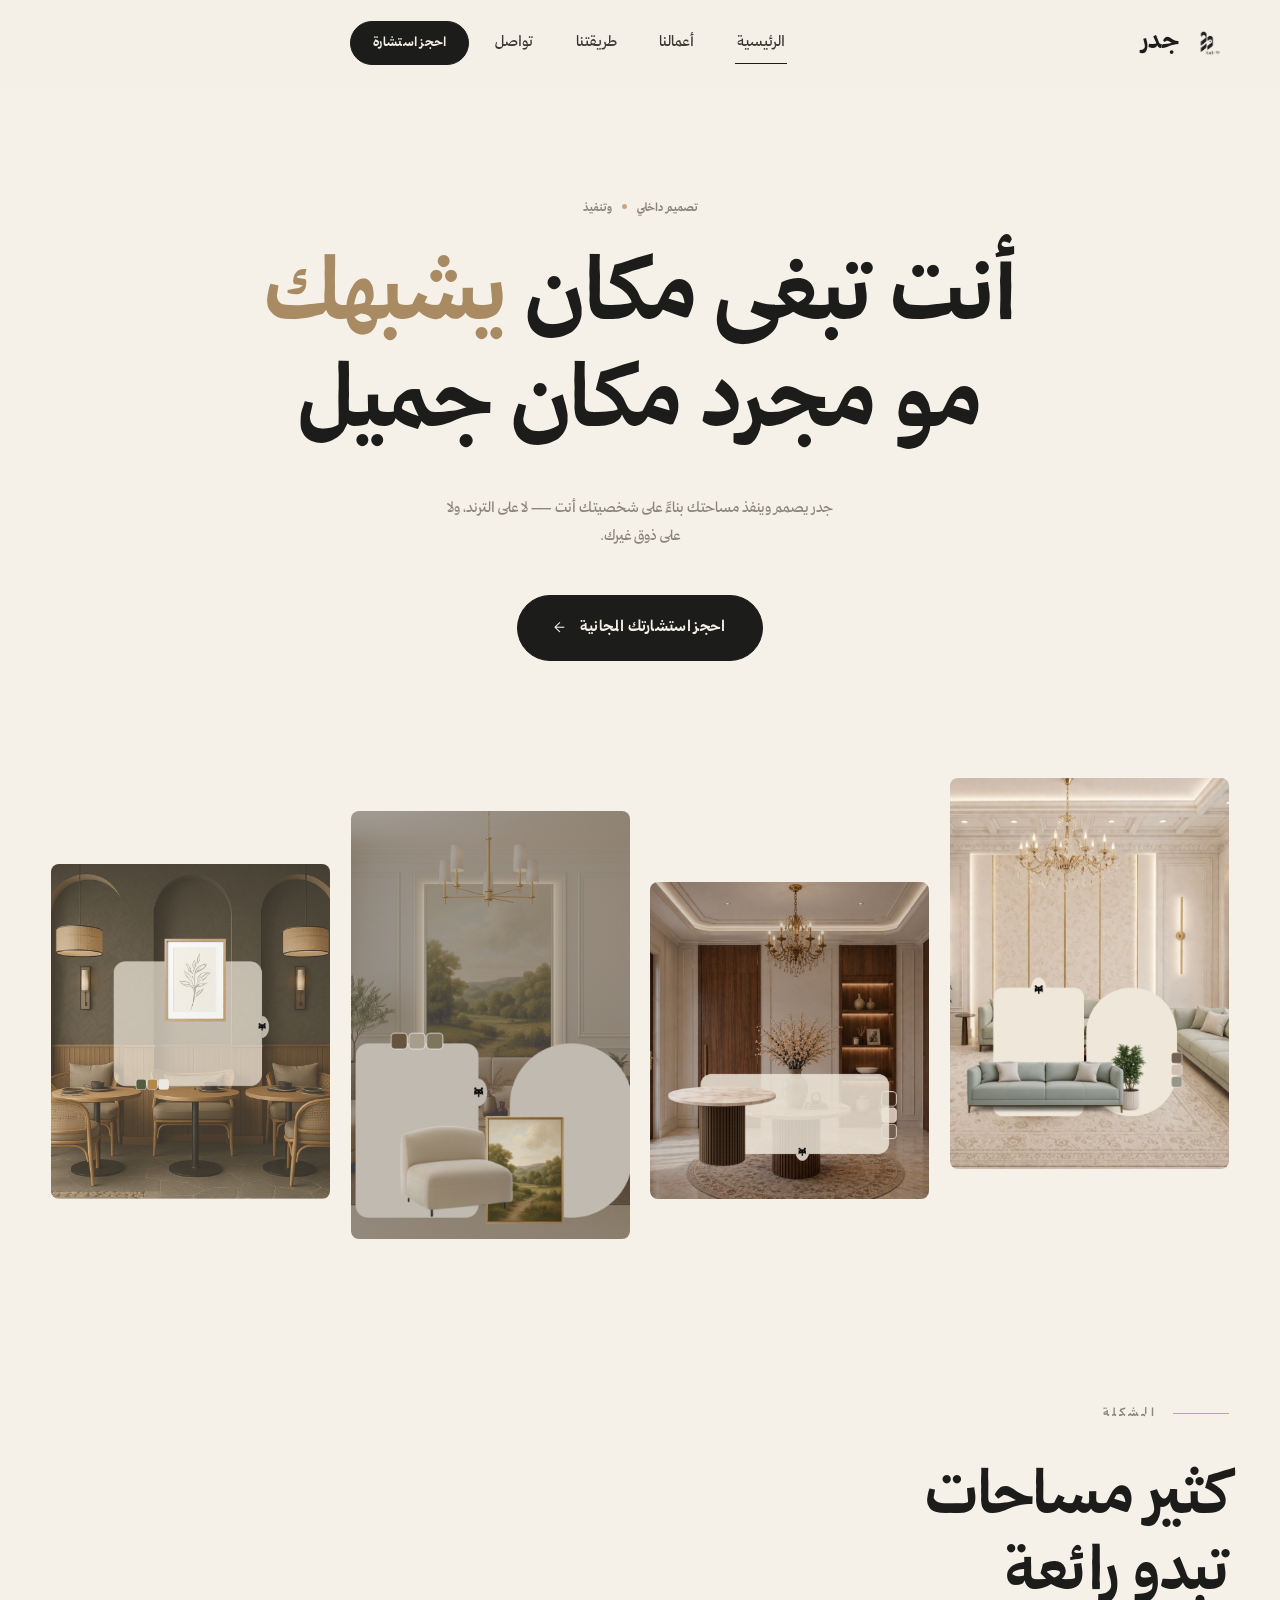
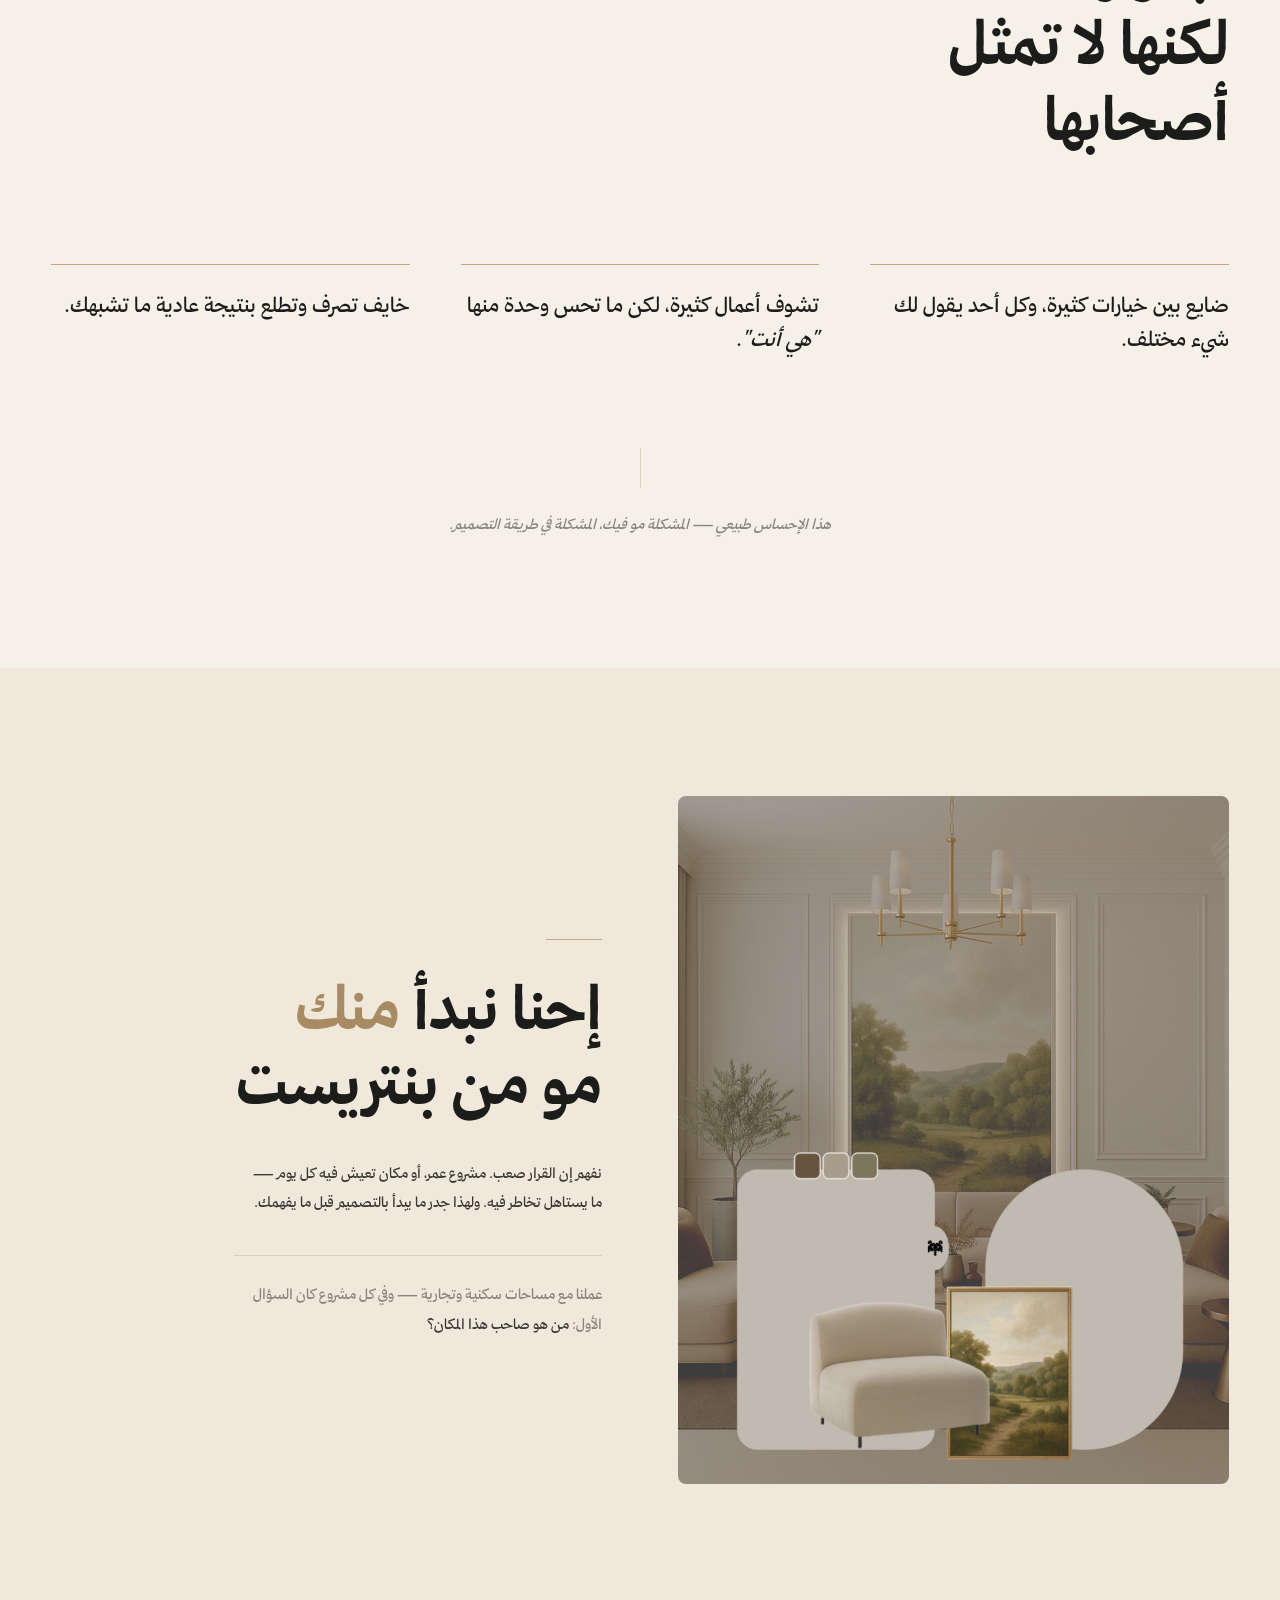
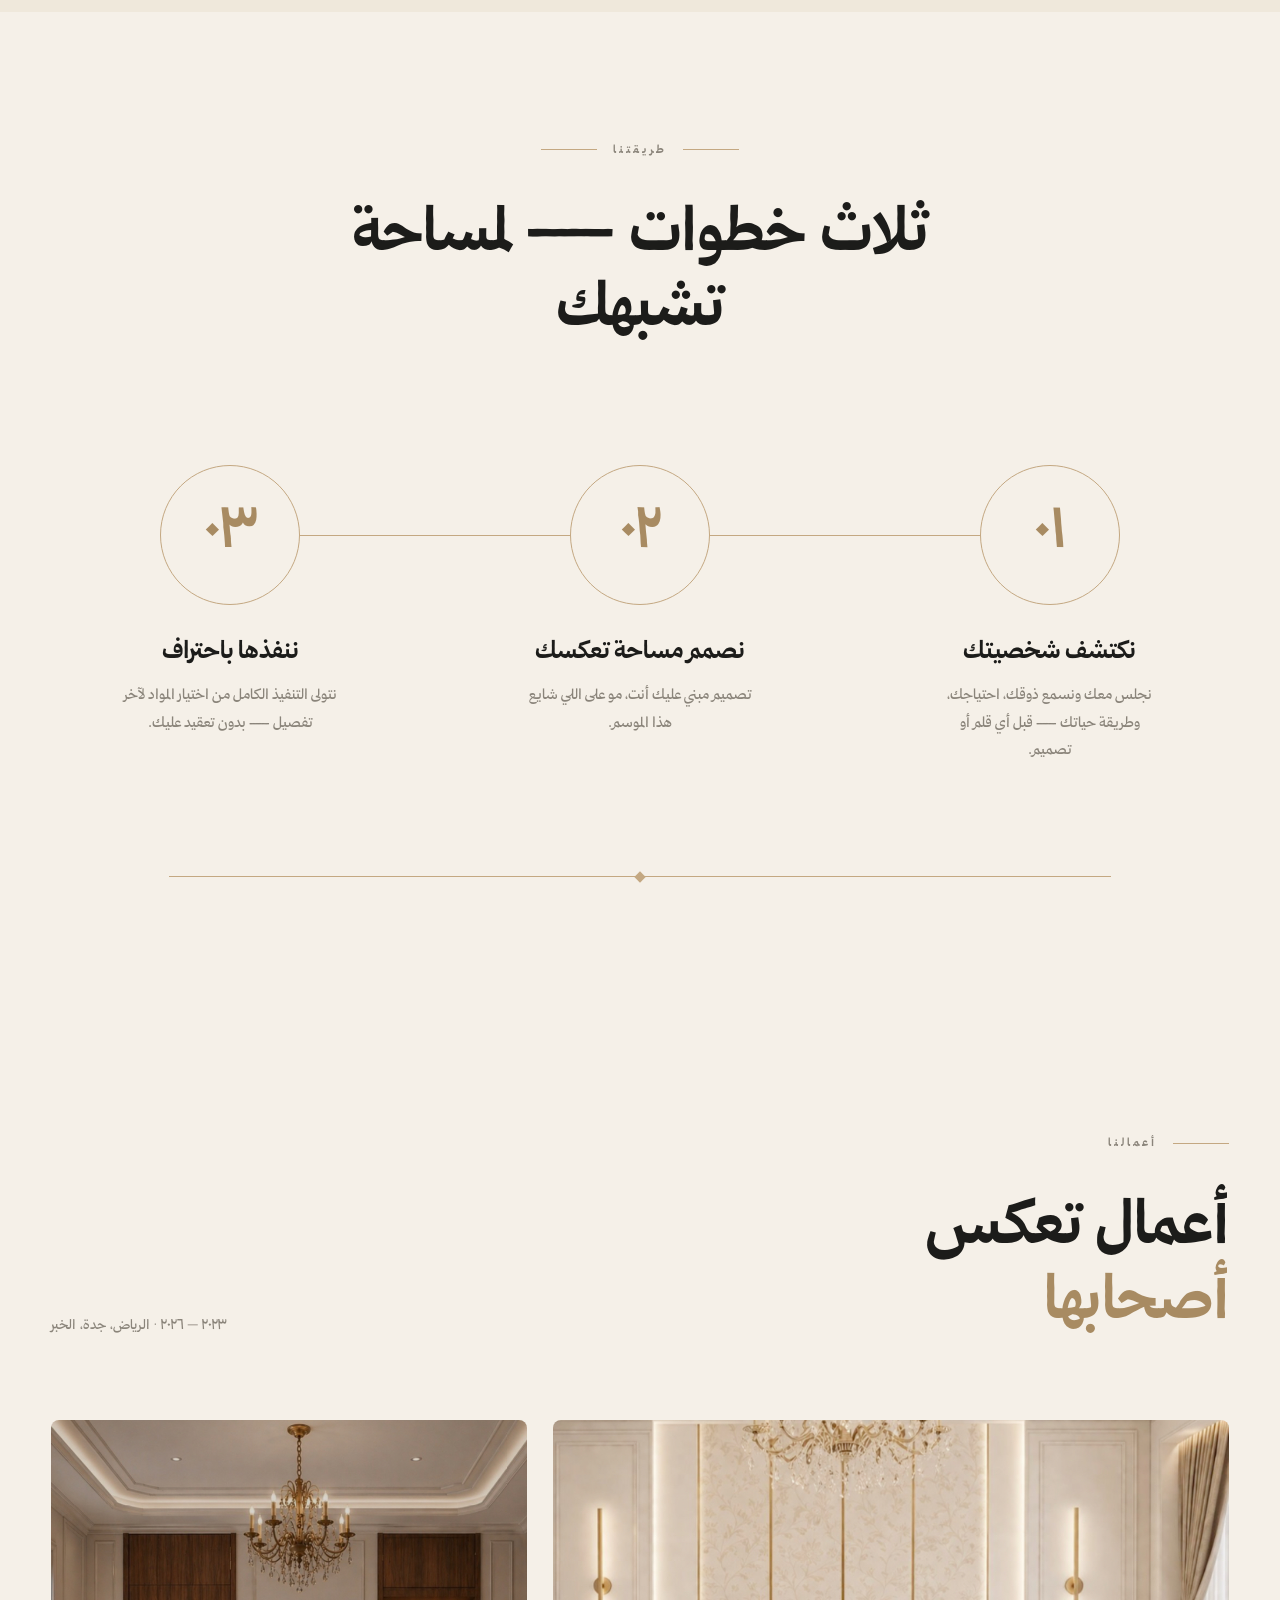
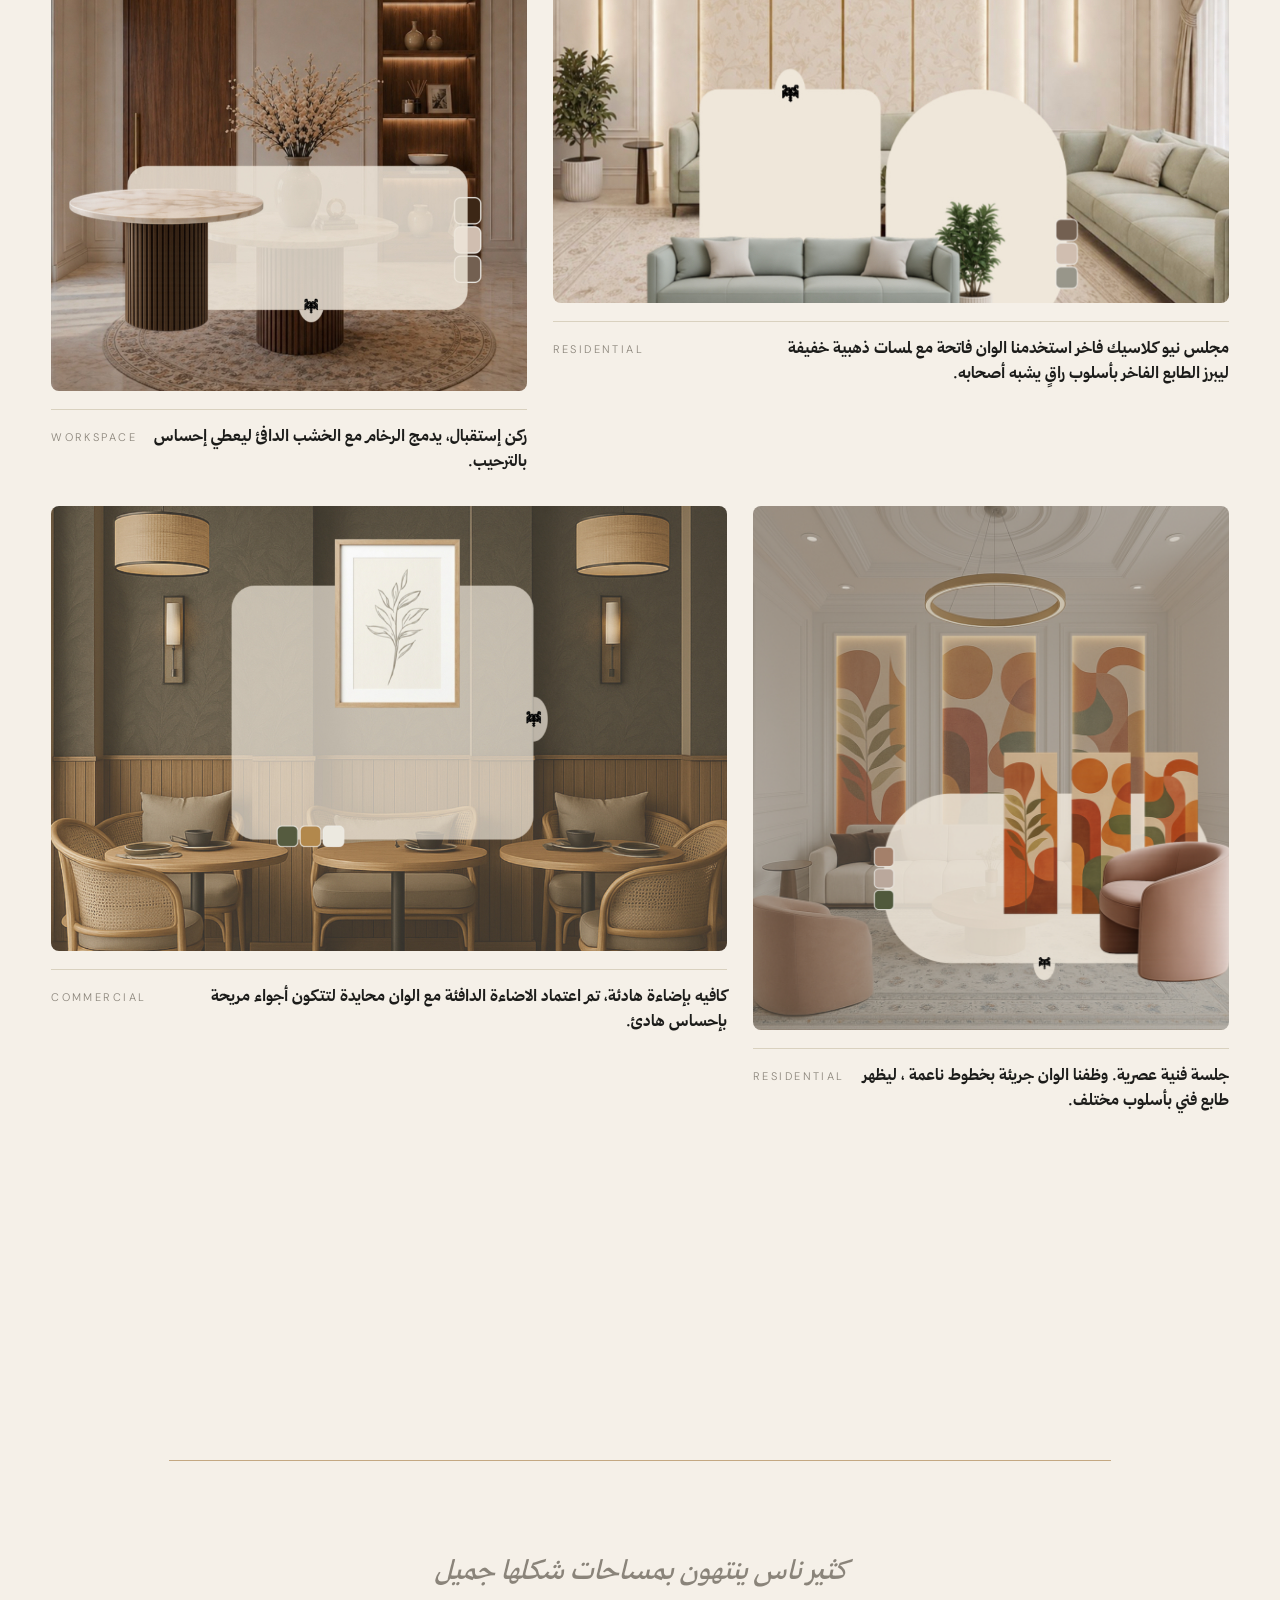
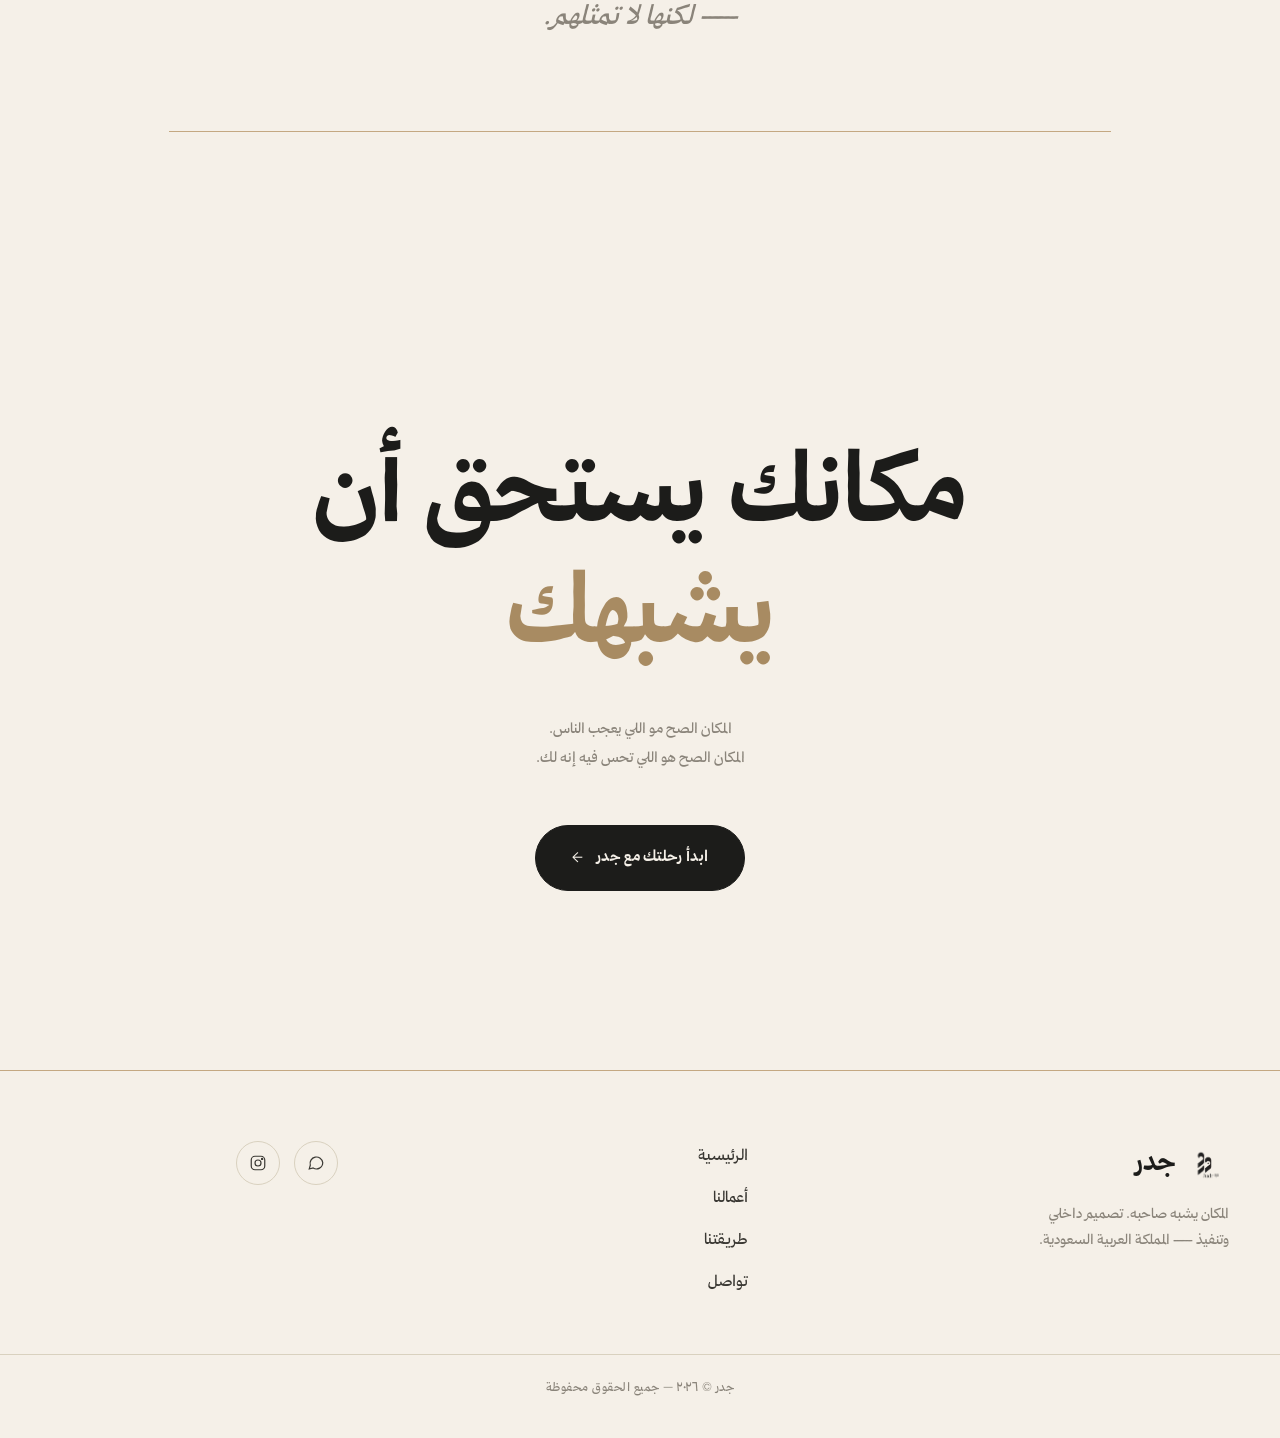
<file: Judr Landing.html>
<!doctype html>
<html lang="ar" dir="rtl">
<head>
<meta charset="utf-8" />
<meta name="viewport" content="width=device-width, initial-scale=1" />
<title>جدر — تصميم داخلي وتنفيذ</title>
<link rel="preconnect" href="https://fonts.googleapis.com">
<link rel="preconnect" href="https://fonts.gstatic.com" crossorigin>
<link href="https://fonts.googleapis.com/css2?family=Playfair+Display:ital,wght@0,400;0,500;0,600;0,700;1,400;1,500&family=DM+Sans:wght@300;400;500;600&display=swap" rel="stylesheet">
<style>
  /* ---------- Custom Arabic display font ---------- */
  @font-face{
    font-family: "Handicrafts";
    src: url("assets/fonts/TheYearofHandicrafts-Regular.otf") format("opentype");
    font-weight: 400;
    font-style: normal;
    font-display: swap;
  }
  @font-face{
    font-family: "Handicrafts";
    src: url("assets/fonts/TheYearofHandicrafts-Bold.otf") format("opentype");
    font-weight: 700;
    font-style: normal;
    font-display: swap;
  }

  /* ---------- Tokens ---------- */
  :root{
    --linen: #F5F0E8;
    --linen-2: #EFE8DB;
    --linen-deep: #2C2A26;
    --ink: #1C1C1A;
    --ink-soft: #3A3833;
    --muted: #8A847A;
    --muted-2: #B5AE9F;
    --rule: #D9D1BF;
    --gold: #C4A882;
    --gold-deep: #A88B62;

    --serif-ar: "Handicrafts", "Playfair Display", serif;
    --serif-en: "Playfair Display", serif;
    --sans-ar: "DM Sans", "Handicrafts", system-ui, sans-serif;

    --maxw: 1280px;
    --gutter: clamp(20px, 4vw, 56px);
  }

  *{box-sizing:border-box}
  html,body{margin:0;padding:0}
  html{scroll-behavior:smooth}
  body{
    background: var(--linen);
    color: var(--ink);
    font-family: var(--sans-ar);
    font-weight: 300;
    font-size: 16px;
    line-height: 1.7;
    -webkit-font-smoothing: antialiased;
    text-rendering: optimizeLegibility;
  }
  /* Make Arabic body text use Handicrafts regular */
  body, p, li, a, span, blockquote{
    font-feature-settings: "kern" 1, "liga" 1;
  }
  img{max-width:100%;display:block}
  a{color:inherit;text-decoration:none}
  button{font:inherit;color:inherit;background:none;border:0;cursor:pointer}

  .wrap{max-width: var(--maxw); margin:0 auto; padding: 0 var(--gutter);}

  /* Apply Handicrafts font to Arabic body content; DM Sans for Latin labels & UI */
  .ar{ font-family: "Handicrafts", "DM Sans", system-ui, sans-serif; }

  /* ---------- Typography ---------- */
  .eyebrow{
    font-family: "DM Sans", system-ui, sans-serif;
    font-size: 11px;
    font-weight: 500;
    letter-spacing: .32em;
    color: var(--muted);
    text-transform: uppercase;
  }
  .eyebrow-ar{
    font-family: "Handicrafts", system-ui, sans-serif;
    font-size: 12px;
    font-weight: 700;
    letter-spacing: .25em;
    color: var(--muted);
  }
  .eyebrow .dot, .eyebrow-ar .dot{
    display:inline-block; width:5px; height:5px; border-radius:50%;
    background: var(--gold); margin: 0 10px 2px; vertical-align: middle;
  }
  h1,h2,h3{
    font-family: "Handicrafts", "Playfair Display", serif;
    font-weight: 700;
    color: var(--ink);
    margin: 0;
    line-height: 1.18;
    letter-spacing: -0.005em;
  }
  h1{ font-size: clamp(44px, 7.2vw, 104px); font-weight: 700; }
  h2{ font-size: clamp(34px, 5vw, 68px); font-weight: 700; }
  h3{ font-size: clamp(20px, 1.6vw, 26px); font-weight: 700; }
  p{margin:0; font-family: "Handicrafts", "DM Sans", sans-serif; font-weight: 400;}

  .lede{
    color: var(--ink-soft);
    font-size: clamp(15px, 1.15vw, 18px);
    font-weight: 400;
    line-height: 1.95;
  }
  .muted{ color: var(--muted); }

  /* ---------- Buttons ---------- */
  .pill{
    display:inline-flex; align-items:center; gap: 14px;
    padding: 14px 28px;
    border-radius: 999px;
    font-family: "Handicrafts", "DM Sans", sans-serif;
    font-size: 15px; font-weight: 700;
    background: var(--ink); color: var(--linen);
    transition: opacity .25s ease, transform .25s ease;
    border: 1px solid var(--ink);
    letter-spacing: .02em;
  }
  .pill:hover{ opacity: .85; transform: translateY(-1px); }
  .pill .arrow{ display:inline-block; transition: transform .3s ease; font-family: "DM Sans"; font-weight: 400; font-size: 14px;}
  .pill:hover .arrow{ transform: translateX(-4px); }
  .pill.lg{ padding: 18px 36px; font-size: 16px; }
  .pill.sm{ padding: 10px 22px; font-size: 13.5px; }

  /* ---------- Nav ---------- */
  .nav{
    position: sticky; top: 0; z-index: 50;
    background: color-mix(in oklab, var(--linen) 92%, transparent);
    backdrop-filter: saturate(140%) blur(8px);
    -webkit-backdrop-filter: saturate(140%) blur(8px);
    border-bottom: 1px solid transparent;
    transition: border-color .3s ease, background .3s ease;
  }
  .nav.is-stuck{ border-bottom-color: var(--rule); }
  .nav-inner{
    display:grid;
    grid-template-columns: 1fr auto 1fr;
    align-items:center;
    height: 86px;
    gap: 24px;
  }
  .nav-brand{ display:flex; align-items:center; gap: 12px; }
  .nav-brand img{ width: 38px; height: 38px; object-fit: contain; }
  .nav-brand .word{
    font-family: "Handicrafts", serif;
    font-weight: 700;
    font-size: 26px;
    letter-spacing: .01em;
    color: var(--ink);
  }
  .nav-links{
    display:flex; justify-content:center; gap: clamp(20px, 3vw, 44px);
    font-family: "Handicrafts", sans-serif;
    font-size: 15.5px; font-weight: 400; color: var(--ink-soft);
  }
  .nav-links a{
    position: relative; padding: 8px 2px;
    transition: color .25s ease;
  }
  .nav-links a::after{
    content:""; position:absolute; right:0; left:0; bottom: 0;
    height: 1px; background: var(--ink);
    transform: scaleX(0); transform-origin: right;
    transition: transform .35s ease;
  }
  .nav-links a:hover::after, .nav-links a.active::after{ transform: scaleX(1); }
  .nav-cta{ display:flex; justify-content: flex-start; }

  /* ---------- Hero ---------- */
  .hero{
    padding-top: clamp(60px, 9vw, 130px);
    padding-bottom: clamp(40px, 6vw, 80px);
    text-align: center;
    position: relative;
  }
  .hero .eyebrow-ar{ display:block; margin-bottom: 32px; }
  .hero h1{
    max-width: 17ch;
    margin: 0 auto;
    line-height: 1.16;
  }
  .hero h1 .accent{
    color: var(--gold-deep);
    font-weight: 700;
  }
  .hero .sub{
    max-width: 50ch;
    margin: 36px auto 44px;
    color: var(--muted);
    font-size: clamp(15px, 1.15vw, 18px);
    line-height: 1.85;
  }

  /* hero photo strip — staggered */
  .strip{
    margin-top: clamp(60px, 9vw, 110px);
    display: grid;
    grid-template-columns: repeat(12, 1fr);
    gap: clamp(12px, 1.6vw, 22px);
    align-items: end;
  }
  .strip .ph{ border-radius: 8px; overflow:hidden; position: relative; }
  .strip .ph-1{ grid-column: 1 / span 3; aspect-ratio: 3/4.2; transform: translateY(-30px);}
  .strip .ph-2{ grid-column: 4 / span 3; aspect-ratio: 3/3.4;}
  .strip .ph-3{ grid-column: 7 / span 3; aspect-ratio: 3/4.6; transform: translateY(40px);}
  .strip .ph-4{ grid-column: 10 / span 3; aspect-ratio: 3/3.6;}

  /* ---------- Section frame ---------- */
  section{ padding: clamp(80px, 10vw, 160px) 0; }
  .section-label{
    display:flex; align-items:center; gap: 16px;
    margin-bottom: clamp(28px, 3vw, 44px);
  }
  .section-label .line{
    flex: 0 0 56px; height:1px; background: var(--gold);
  }
  .section-label.center{ justify-content:center; }

  /* ---------- Problem ---------- */
  .problem h2{ max-width: 22ch; }
  .problem-head{
    margin-bottom: clamp(60px, 8vw, 100px);
    max-width: 28ch;
  }
  .pains{
    display:grid; grid-template-columns: repeat(3, 1fr); gap: clamp(28px, 4vw, 56px);
  }
  .pain{
    border-top: 1px solid var(--gold);
    padding-top: 26px;
  }
  .pain p{
    font-family: "Handicrafts", serif;
    font-size: clamp(20px, 1.7vw, 26px);
    line-height: 1.55;
    color: var(--ink);
    font-weight: 400;
  }
  .problem-foot{
    margin-top: clamp(60px, 7vw, 90px);
    text-align: center;
    color: var(--muted);
    font-size: 15px;
    font-style: italic;
    font-family: "Handicrafts", serif;
  }
  .problem-foot::before{
    content:""; display:block; width:1px; height:40px; background: var(--rule); margin: 0 auto 26px;
  }

  /* ---------- Guide ---------- */
  .guide{ background: var(--linen-2); }
  .guide-grid{
    display:grid; grid-template-columns: 1fr 1fr; gap: clamp(40px, 6vw, 90px);
    align-items: center;
  }
  .guide-img{
    aspect-ratio: 4 / 5;
    border-radius: 8px; overflow:hidden;
  }
  .guide h2{ margin: 18px 0 32px; max-width: 12ch; }
  .guide h2 em{
    font-style: normal; color: var(--gold-deep); font-weight: 700;
  }
  .guide .lede{ max-width: 44ch; }
  .guide .proof{
    margin-top: 36px;
    padding-top: 26px;
    border-top: 1px solid var(--rule);
    color: var(--muted);
    font-size: 15px;
    line-height: 1.95;
    max-width: 46ch;
  }

  /* ---------- Methodology ---------- */
  .method{ text-align:center; }
  .method h2{ max-width: 18ch; margin: 0 auto; }
  .method h2 em{ font-style: normal; color: var(--gold-deep); font-weight: 700;}
  .timeline{
    margin-top: clamp(70px, 9vw, 130px);
    position: relative;
  }
  .timeline-track{
    position: absolute;
    top: 70px;
    right: 12%; left: 12%;
    height: 1px; background: var(--gold);
  }
  .timeline-track::before, .timeline-track::after{
    content:""; position:absolute; top:50%; width:7px; height:7px; border-radius:50%;
    background: var(--gold); transform: translateY(-50%);
  }
  .timeline-track::before{ right: -3px; }
  .timeline-track::after{ left: -3px; }
  .steps{
    display:grid; grid-template-columns: repeat(3,1fr);
    gap: clamp(24px, 4vw, 56px);
    position: relative;
  }
  .step{
    text-align: center;
    padding: 0 8px;
  }
  .step .num{
    display:flex; align-items:center; justify-content:center;
    width: 140px; height: 140px;
    margin: 0 auto;
    border: 1px solid var(--gold);
    border-radius: 50%;
    background: var(--linen);
    font-family: "Handicrafts", serif;
    font-size: 56px;
    font-weight: 700;
    color: var(--gold-deep);
    position: relative;
    line-height: 1;
  }
  .step h3{
    margin-top: 32px;
    font-family: "Handicrafts", serif;
    font-size: clamp(22px, 2vw, 30px);
    font-weight: 700;
  }
  .step p{
    margin: 16px auto 0;
    color: var(--muted);
    max-width: 28ch;
    font-size: 15px;
    line-height: 1.85;
  }
  .method-divider{
    margin: clamp(70px, 9vw, 110px) auto 0;
    width: 80%; height: 1px; background: var(--gold);
    position: relative;
  }
  .method-divider::before{
    content:""; position:absolute; top:50%; right:50%;
    transform: translate(50%, -50%) rotate(45deg);
    width: 8px; height: 8px; background: var(--gold);
  }

  /* ---------- Work showcase ---------- */
  .work-head{
    display:flex; justify-content: space-between; align-items: end;
    flex-wrap: wrap; gap: 24px;
    margin-bottom: clamp(50px, 6vw, 80px);
  }
  .work-head h2{ max-width: 18ch; }
  .work-head .meta{ color: var(--muted); font-size: 14px; padding-bottom: 6px; }

  .work-grid{
    display:grid;
    grid-template-columns: repeat(12, 1fr);
    gap: clamp(20px, 2.4vw, 36px) clamp(20px, 2vw, 28px);
  }
  .work-card{ display:block; transition: opacity .3s ease; }
  .work-card:hover{ opacity: .82; }
  .work-card .ph{ border-radius: 8px; overflow:hidden; }
  .work-card .meta-row{
    display:flex; justify-content: space-between; align-items: baseline;
    margin-top: 18px;
    padding-top: 14px;
    border-top: 1px solid var(--rule);
    gap: 16px;
  }
  .work-card .desc{
    font-family: "Handicrafts", serif;
    font-size: clamp(17px, 1.3vw, 21px);
    color: var(--ink);
    line-height: 1.5;
    font-weight: 700;
  }
  .work-card .tag{
    font-family: "DM Sans", sans-serif;
    font-size: 11px; letter-spacing: .22em; color: var(--muted);
    text-transform: uppercase;
    flex-shrink: 0;
    padding-top: 4px;
  }

  .work-card.c1{ grid-column: 1 / span 7; }
  .work-card.c1 .ph{ aspect-ratio: 7/5; }
  .work-card.c2{ grid-column: 8 / span 5; transform: translateY(60px); }
  .work-card.c2 .ph{ aspect-ratio: 5/6; }
  .work-card.c3{ grid-column: 1 / span 5; }
  .work-card.c3 .ph{ aspect-ratio: 5/5.5; }
  .work-card.c4{ grid-column: 6 / span 7; transform: translateY(-40px); }
  .work-card.c4 .ph{ aspect-ratio: 7/4.6; }

  .work-more{
    margin-top: clamp(60px, 7vw, 100px);
    text-align: center;
  }
  .work-more a{
    font-family: "Handicrafts", serif;
    font-size: 17px;
    color: var(--ink);
    font-weight: 700;
    border-bottom: 1px solid var(--gold);
    padding-bottom: 6px;
    transition: opacity .25s ease;
  }
  .work-more a:hover{ opacity: .65; }

  /* ---------- Failure line ---------- */
  .failure{
    text-align:center;
    padding: clamp(80px, 10vw, 140px) 0;
  }
  .failure-rule{
    width: 80%; height: 1px; background: var(--gold);
    margin: 0 auto;
  }
  .failure p{
    font-family: "Handicrafts", serif;
    font-style: italic;
    font-size: clamp(22px, 2.2vw, 32px);
    color: var(--muted);
    max-width: 32ch;
    margin: 0 auto;
    line-height: 1.6;
    font-weight: 400;
    padding: clamp(60px, 7vw, 90px) 0;
  }

  /* ---------- Final CTA ---------- */
  .final{
    text-align:center;
    padding: clamp(120px, 14vw, 200px) 0;
    background: var(--linen);
  }
  .final h2{
    max-width: 16ch; margin: 0 auto;
    font-size: clamp(48px, 8vw, 120px);
  }
  .final h2 em{ font-style: normal; color: var(--gold-deep); font-weight:700; }
  .final p{
    margin: 36px auto 52px;
    max-width: 38ch;
    color: var(--muted);
    font-size: clamp(15px, 1.15vw, 18px);
    line-height: 1.9;
  }

  /* ---------- Footer ---------- */
  footer{
    border-top: 1px solid var(--gold);
    background: var(--linen);
    padding: 70px 0 40px;
  }
  .foot{
    display:grid;
    grid-template-columns: 1.2fr 1fr .8fr;
    gap: clamp(28px, 4vw, 60px);
    align-items: start;
  }
  .foot-brand{ display:flex; flex-direction:column; gap: 14px; }
  .foot-brand .row{ display:flex; align-items:center; gap: 12px; }
  .foot-brand img{ width: 42px; height: 42px; object-fit: contain; }
  .foot-brand .word{ font-family: "Handicrafts", serif; font-size: 28px; font-weight: 700; }
  .foot-brand .tag{ color: var(--muted); font-size: 14.5px; max-width: 28ch; line-height: 1.8; }

  .foot ul{ list-style:none; margin:0; padding:0; display:flex; flex-direction:column; gap: 12px; }
  .foot ul a{
    font-family: "Handicrafts", serif;
    font-size: 16px; color: var(--ink-soft);
    transition: color .25s ease;
  }
  .foot ul a:hover{ color: var(--gold-deep); }

  .socials{ display:flex; gap: 14px; align-items: flex-start; }
  .socials a{
    display:inline-flex; align-items:center; justify-content:center;
    width: 44px; height: 44px;
    color: var(--ink-soft);
    border: 1px solid var(--rule);
    border-radius: 999px;
    transition: border-color .25s ease, color .25s ease, background .25s ease;
  }
  .socials a:hover{ border-color: var(--gold); color: var(--gold-deep); }
  .socials svg{ width: 18px; height: 18px; }

  .foot-base{
    margin-top: 56px;
    padding-top: 22px;
    border-top: 1px solid var(--rule);
    text-align: center;
    font-size: 12.5px; color: var(--muted);
    letter-spacing: .04em;
  }

  /* ---------- Image placeholder (dark linen) ---------- */
  .ph{
    background: var(--linen-deep);
    color: rgba(245,240,232,.55);
    display:flex; align-items:center; justify-content:center;
    text-align:center;
    position: relative;
    overflow: hidden;
  }
  .ph img{
    width:100%; height:100%; object-fit: cover; display:block;
    transition: transform 1.2s ease;
  }
  .work-card:hover .ph img,
  .strip .ph:hover img{ transform: scale(1.03); }
  .ph .label{
    font-family: "Handicrafts", serif;
    font-size: 14px;
    letter-spacing: .04em;
    color: rgba(245,240,232,.5);
    padding: 0 12px;
    font-weight: 400;
    position: absolute;
  }
  .ph.empty::before{
    content:"";
    position:absolute;
    inset: 14px;
    border: 1px solid rgba(196,168,130,.18);
    pointer-events: none;
  }

  /* ---------- Reveal on scroll ---------- */
  .reveal{ opacity:0; transform: translateY(18px); transition: opacity 1.1s ease, transform 1.1s ease;}
  .reveal.in{ opacity:1; transform: none; }

  /* ---------- Responsive ---------- */
  @media (max-width: 960px){
    .nav-inner{ grid-template-columns: 1fr auto; height: 72px;}
    .nav-links{ display:none; }
    .strip{ grid-template-columns: repeat(6, 1fr); }
    .strip .ph-1{ grid-column: 1 / span 3; transform:none; aspect-ratio: 3/4;}
    .strip .ph-2{ grid-column: 4 / span 3; aspect-ratio: 3/4;}
    .strip .ph-3{ grid-column: 1 / span 3; transform:none; aspect-ratio: 3/4;}
    .strip .ph-4{ grid-column: 4 / span 3; aspect-ratio: 3/4;}
    .pains{ grid-template-columns: 1fr; gap: 36px; }
    .guide-grid{ grid-template-columns: 1fr; }
    .guide-img{ aspect-ratio: 4/3.6; }
    .timeline-track{ display:none; }
    .steps{ grid-template-columns: 1fr; gap: 56px; }
    .work-grid{ grid-template-columns: 1fr; }
    .work-card.c1, .work-card.c2, .work-card.c3, .work-card.c4{
      grid-column: 1 / -1; transform: none;
    }
    .work-card .ph{ aspect-ratio: 4/3 !important; }
    .foot{ grid-template-columns: 1fr; gap: 40px; }
  }
</style>
</head>
<body>

<!-- ============== NAV ============== -->
<header class="nav" id="nav">
  <div class="wrap nav-inner">
    <a href="#" class="nav-brand" aria-label="جدر">
      <img src="assets/judr-logo.png" alt="" />
      <span class="word">جدر</span>
    </a>
    <nav class="nav-links" aria-label="الرئيسية">
      <a href="#" class="active">الرئيسية</a>
      <a href="#work">أعمالنا</a>
      <a href="#method">طريقتنا</a>
      <a href="#contact">تواصل</a>
    </nav>
    <div class="nav-cta">
      <a class="pill sm" href="#contact">احجز استشارة</a>
    </div>
  </div>
</header>

<!-- ============== HERO ============== -->
<section class="hero">
  <div class="wrap">
    <span class="eyebrow-ar" style="line-height: 1; letter-spacing: 0px">تصميم داخلي<span class="dot"></span>وتنفيذ</span>
    <h1 class="reveal">
      أنت تبغى مكان <span class="accent">يشبهك</span><br/>
      مو مجرد مكان جميل
    </h1>
    <p class="sub reveal">جدر يصمم وينفذ مساحتك بناءً على شخصيتك أنت — لا على الترند، ولا على ذوق غيرك.</p>
    <a class="pill lg" href="#contact">
      احجز استشارتك المجانية
      <span class="arrow">←</span>
    </a>

    <div class="strip">
      <div class="ph ph-1"><img src="assets/work-1.jpg" alt="مساحة سكنية" /></div>
      <div class="ph ph-2"><img src="assets/work-2.jpg" alt="استوديو" /></div>
      <div class="ph ph-3"><img src="assets/work-5.jpg" alt="منزل خاص" /></div>
      <div class="ph ph-4"><img src="assets/work-4.jpg" alt="مشروع تجاري" /></div>
    </div>
  </div>
</section>

<!-- ============== PROBLEM ============== -->
<section class="problem">
  <div class="wrap">
    <div class="problem-head">
      <div class="section-label"><span class="line"></span><span class="eyebrow-ar">المشكلة</span></div>
      <h2 class="reveal">كثير مساحات تبدو رائعة
لكنها لا تمثل أصحابها</h2>
    </div>

    <div class="pains">
      <div class="pain reveal">
        <p>ضايع بين خيارات كثيرة، وكل أحد يقول لك شيء مختلف.</p>
      </div>
      <div class="pain reveal">
        <p>تشوف أعمال كثيرة، لكن ما تحس وحدة منها <em style="font-style:italic">"هي أنت"</em>.</p>
      </div>
      <div class="pain reveal">
        <p>خايف تصرف وتطلع بنتيجة عادية ما تشبهك.</p>
      </div>
    </div>

    <p class="problem-foot">هذا الإحساس طبيعي — المشكلة مو فيك، المشكلة في طريقة التصميم.</p>
  </div>
</section>

<!-- ============== GUIDE ============== -->
<section class="guide">
  <div class="wrap">
    <div class="guide-grid">
      <div class="guide-img ph">
        <img src="assets/work-5.jpg" alt="منزل خاص - الرياض" />
      </div>
      <div class="reveal">
        <div class="section-label"><span class="line"></span><span class="eyebrow-ar">
</span></div>
        <h2>إحنا نبدأ <em>منك</em><br/>مو من بنتريست</h2>
        <p class="lede">نفهم إن القرار صعب. مشروع عمر، أو مكان تعيش فيه كل يوم — ما يستاهل تخاطر فيه. ولهذا جدر ما يبدأ بالتصميم قبل ما يفهمك.</p>
        <p class="proof">عملنا مع مساحات سكنية وتجارية — وفي كل مشروع كان السؤال الأول: <em style="color:var(--ink-soft);font-style:normal">من هو صاحب هذا المكان؟</em></p>
      </div>
    </div>
  </div>
</section>

<!-- ============== METHODOLOGY ============== -->
<section class="method" id="method">
  <div class="wrap">
    <div class="section-label center"><span class="line"></span><span class="eyebrow-ar">طريقتنا</span><span class="line"></span></div>
    <h2>ثلاث خطوات — لمساحة تشبهك</h2>

    <div class="timeline">
      <div class="timeline-track" aria-hidden="true"></div>
      <div class="steps">
        <div class="step reveal">
          <div class="num">٠١</div>
          <h3>نكتشف شخصيتك</h3>
          <p>نجلس معك ونسمع ذوقك، احتياجك، وطريقة حياتك — قبل أي قلم أو تصميم.</p>
        </div>
        <div class="step reveal">
          <div class="num">٠٢</div>
          <h3>نصمم مساحة تعكسك</h3>
          <p>تصميم مبني عليك أنت، مو على اللي شايع هذا الموسم.</p>
        </div>
        <div class="step reveal">
          <div class="num">٠٣</div>
          <h3>ننفذها باحتراف</h3>
          <p>نتولى التنفيذ الكامل من اختيار المواد لآخر تفصيل — بدون تعقيد عليك.</p>
        </div>
      </div>
    </div>

    <div class="method-divider" aria-hidden="true"></div>
  </div>
</section>

<!-- ============== WORK ============== -->
<section class="work" id="work">
  <div class="wrap">
    <div class="work-head">
      <div>
        <div class="section-label"><span class="line"></span><span class="eyebrow-ar">أعمالنا</span></div>
        <h2 class="reveal">أعمال تعكس<br/><em style="font-style:normal;color:var(--gold-deep);font-weight:700">أصحابها</em></h2>
      </div>
      <span class="meta">٢٠٢٣ — ٢٠٢٦ · الرياض، جدة، الخبر</span>
    </div>

    <div class="work-grid">
      <a class="work-card c1 reveal" href="#">
        <div class="ph"><img src="assets/work-1.jpg" alt="مساحة سكنية" /></div>
        <div class="meta-row">
          <p class="desc" style="font-family: Handicrafts">مجلس نيو كلاسيك فاخر استخدمنا الوان فاتحة مع لمسات ذهبية خفيفة<br/>ليبرز الطابع الفاخر بأسلوب راقٍ يشبه أصحابه.</p>
          <span class="tag">Residential</span>
        </div>
      </a>
      <a class="work-card c2 reveal" href="#">
        <div class="ph"><img src="assets/work-2.jpg" alt="استوديو مكتب" /></div>
        <div class="meta-row">
          <p class="desc">ركن إستقبال، يدمج الرخام مع الخشب الدافئ ليعطي إحساس بالترحيب.</p>
          <span class="tag">Workspace</span>
        </div>
      </a>
      <a class="work-card c3 reveal" href="#">
        <div class="ph"><img src="assets/work-3.jpg" alt="بيت عائلي" /></div>
        <div class="meta-row">
          <p class="desc">جلسة فنية عصرية. وظفنا الوان جريئة بخطوط ناعمة ، ليظهر طابع فني بأسلوب مختلف.</p>
          <span class="tag">Residential</span>
        </div>
      </a>
      <a class="work-card c4 reveal" href="#">
        <div class="ph"><img src="assets/work-4.jpg" alt="مشروع تجاري" /></div>
        <div class="meta-row">
          <p class="desc">كافيه بإضاءة هادئة، تم اعتماد الاضاءة الدافئة مع الوان محايدة لتتكون أجواء مريحة بإحساس هادئ.</p>
          <span class="tag">Commercial</span>
        </div>
      </a>
    </div>

    <div class="work-more">
      <a href="#"></a>
    </div>
  </div>
</section>

<!-- ============== FAILURE LINE ============== -->
<section class="failure">
  <div class="wrap">
    <div class="failure-rule" aria-hidden="true"></div>
    <p>كثير ناس ينتهون بمساحات شكلها جميل — لكنها لا تمثلهم.<br/></p>
    <div class="failure-rule" aria-hidden="true"></div>
  </div>
</section>

<!-- ============== FINAL CTA ============== -->
<section class="final" id="contact">
  <div class="wrap">
    <h2>مكانك يستحق أن <em>يشبهك</em></h2>
    <p>المكان الصح مو اللي يعجب الناس.<br/>المكان الصح هو اللي تحس فيه إنه لك.</p>
    <a class="pill lg" href="#">
      ابدأ رحلتك مع جدر
      <span class="arrow">←</span>
    </a>
  </div>
</section>

<!-- ============== FOOTER ============== -->
<footer>
  <div class="wrap foot">
    <div class="foot-brand">
      <div class="row">
        <img src="assets/judr-logo.png" alt="" />
        <span class="word">جدر</span>
      </div>
      <p class="tag">المكان يشبه صاحبه. تصميم داخلي وتنفيذ — المملكة العربية السعودية.</p>
    </div>
    <div>
      <ul>
        <li><a href="#">الرئيسية</a></li>
        <li><a href="#work">أعمالنا</a></li>
        <li><a href="#method">طريقتنا</a></li>
        <li><a href="#contact">تواصل</a></li>
      </ul>
    </div>
    <div class="socials">
      <a href="#" aria-label="WhatsApp">
        <svg viewBox="0 0 24 24" fill="none" stroke="currentColor" stroke-width="1.6"><path d="M21 11.5a8.38 8.38 0 0 1-12.8 7.13L3 20l1.4-5.1A8.5 8.5 0 1 1 21 11.5z"/></svg>
      </a>
      <a href="#" aria-label="Instagram">
        <svg viewBox="0 0 24 24" fill="none" stroke="currentColor" stroke-width="1.6"><rect x="3" y="3" width="18" height="18" rx="5"/><circle cx="12" cy="12" r="4"/><circle cx="17.5" cy="6.5" r=".8" fill="currentColor"/></svg>
      </a>
    </div>
  </div>
  <div class="wrap foot-base">
    جدر © ٢٠٢٦ — جميع الحقوق محفوظة
  </div>
</footer>

<script>
  const nav = document.getElementById('nav');
  const onScroll = () => {
    if (window.scrollY > 8) nav.classList.add('is-stuck');
    else nav.classList.remove('is-stuck');
  };
  window.addEventListener('scroll', onScroll, { passive: true });
  onScroll();

  const io = new IntersectionObserver((entries) => {
    entries.forEach(e => {
      if (e.isIntersecting) { e.target.classList.add('in'); io.unobserve(e.target); }
    });
  }, { threshold: 0.12, rootMargin: '0px 0px -60px 0px' });
  document.querySelectorAll('.reveal').forEach(el => io.observe(el));
</script>

</body>
</html>
</file>
<file: style.css>
/* ---------- Custom Arabic display font ---------- */
@font-face{
  font-family: "Handicrafts";
  src: url("assets/fonts/TheYearofHandicrafts-Regular.otf") format("opentype");
  font-weight: 400;
  font-style: normal;
  font-display: swap;
}
@font-face{
  font-family: "Handicrafts";
  src: url("assets/fonts/TheYearofHandicrafts-Bold.otf") format("opentype");
  font-weight: 700;
  font-style: normal;
  font-display: swap;
}

/* ---------- Tokens ---------- */
:root{
  --linen: #F5F0E8;
  --linen-2: #EFE8DB;
  --linen-deep: #2C2A26;
  --ink: #1C1C1A;
  --ink-soft: #3A3833;
  --muted: #8A847A;
  --muted-2: #B5AE9F;
  --rule: #D9D1BF;
  --gold: #C4A882;
  --gold-deep: #A88B62;

  --serif-ar: "Handicrafts", "Playfair Display", serif;
  --serif-en: "Playfair Display", serif;
  --sans-ar: "DM Sans", "Handicrafts", system-ui, sans-serif;

  --maxw: 1280px;
  --gutter: clamp(20px, 4vw, 56px);
}

*{box-sizing:border-box}
html,body{margin:0;padding:0}
html{scroll-behavior:smooth}
body{
  background: var(--linen);
  color: var(--ink);
  font-family: var(--sans-ar);
  font-weight: 300;
  font-size: 16px;
  line-height: 1.7;
  -webkit-font-smoothing: antialiased;
  text-rendering: optimizeLegibility;
}
body, p, li, a, span, blockquote{
  font-feature-settings: "kern" 1, "liga" 1;
}
img{max-width:100%;display:block}
a{color:inherit;text-decoration:none}
button{font:inherit;color:inherit;background:none;border:0;cursor:pointer}

.wrap{max-width: var(--maxw); margin:0 auto; padding: 0 var(--gutter);}

.ar{ font-family: "Handicrafts", "DM Sans", system-ui, sans-serif; }

/* ---------- Typography ---------- */
.eyebrow{
  font-family: "DM Sans", system-ui, sans-serif;
  font-size: 11px;
  font-weight: 500;
  letter-spacing: .32em;
  color: var(--muted);
  text-transform: uppercase;
}
.eyebrow-ar{
  font-family: "Handicrafts", system-ui, sans-serif;
  font-size: 12px;
  font-weight: 700;
  letter-spacing: .25em;
  color: var(--muted);
}
.eyebrow .dot, .eyebrow-ar .dot{
  display:inline-block; width:5px; height:5px; border-radius:50%;
  background: var(--gold); margin: 0 10px 2px; vertical-align: middle;
}
h1,h2,h3{
  font-family: "Handicrafts", "Playfair Display", serif;
  font-weight: 700;
  color: var(--ink);
  margin: 0;
  line-height: 1.18;
  letter-spacing: -0.005em;
}
h1{ font-size: clamp(44px, 7.2vw, 104px); font-weight: 700; }
h2{ font-size: clamp(34px, 5vw, 68px); font-weight: 700; }
h3{ font-size: clamp(20px, 1.6vw, 26px); font-weight: 700; }
p{margin:0; font-family: "Handicrafts", "DM Sans", sans-serif; font-weight: 400;}

.lede{
  color: var(--ink-soft);
  font-size: clamp(15px, 1.15vw, 18px);
  font-weight: 400;
  line-height: 1.95;
}
.muted{ color: var(--muted); }

/* ---------- Buttons ---------- */
.pill{
  display:inline-flex; align-items:center; gap: 14px;
  padding: 14px 28px;
  border-radius: 999px;
  font-family: "Handicrafts", "DM Sans", sans-serif;
  font-size: 15px; font-weight: 700;
  background: var(--ink); color: var(--linen);
  transition: opacity .25s ease, transform .25s ease;
  border: 1px solid var(--ink);
  letter-spacing: .02em;
}
.pill:hover{ opacity: .85; transform: translateY(-1px); }
.pill .arrow{ display:inline-block; transition: transform .3s ease; font-family: "DM Sans"; font-weight: 400; font-size: 14px;}
.pill:hover .arrow{ transform: translateX(-4px); }
.pill.lg{ padding: 18px 36px; font-size: 16px; }
.pill.sm{ padding: 10px 22px; font-size: 13.5px; }

/* ---------- Nav ---------- */
.nav{
  position: sticky; top: 0; z-index: 50;
  background: color-mix(in oklab, var(--linen) 92%, transparent);
  backdrop-filter: saturate(140%) blur(8px);
  -webkit-backdrop-filter: saturate(140%) blur(8px);
  border-bottom: 1px solid transparent;
  transition: border-color .3s ease, background .3s ease;
}
.nav.is-stuck{ border-bottom-color: var(--rule); }
.nav-inner{
  display:grid;
  grid-template-columns: 1fr auto 1fr;
  align-items:center;
  height: 86px;
  gap: 24px;
}
.nav-brand{ display:flex; align-items:center; gap: 12px; }
.nav-brand img{ width: 38px; height: 38px; object-fit: contain; }
.nav-brand .word{
  font-family: "Handicrafts", serif;
  font-weight: 700;
  font-size: 26px;
  letter-spacing: .01em;
  color: var(--ink);
}
.nav-links{
  display:flex; justify-content:center; gap: clamp(20px, 3vw, 44px);
  font-family: "Handicrafts", sans-serif;
  font-size: 15.5px; font-weight: 400; color: var(--ink-soft);
}
.nav-links a{
  position: relative; padding: 8px 2px;
  transition: color .25s ease;
}
.nav-links a::after{
  content:""; position:absolute; right:0; left:0; bottom: 0;
  height: 1px; background: var(--ink);
  transform: scaleX(0); transform-origin: right;
  transition: transform .35s ease;
}
.nav-links a:hover::after, .nav-links a.active::after{ transform: scaleX(1); }
.nav-cta{ display:flex; justify-content: flex-start; }

/* ---------- Hero ---------- */
.hero{
  padding-top: clamp(60px, 9vw, 130px);
  padding-bottom: clamp(40px, 6vw, 80px);
  text-align: center;
  position: relative;
}
.hero .eyebrow-ar{ display:block; margin-bottom: 32px; }
.hero h1{
  max-width: 17ch;
  margin: 0 auto;
  line-height: 1.16;
}
.hero h1 .accent{
  color: var(--gold-deep);
  font-weight: 700;
}
.hero .sub{
  max-width: 50ch;
  margin: 36px auto 44px;
  color: var(--muted);
  font-size: clamp(15px, 1.15vw, 18px);
  line-height: 1.85;
}

.strip{
  margin-top: clamp(60px, 9vw, 110px);
  display: grid;
  grid-template-columns: repeat(12, 1fr);
  gap: clamp(12px, 1.6vw, 22px);
  align-items: end;
}
.strip .ph{ border-radius: 8px; overflow:hidden; position: relative; }
.strip .ph-1{ grid-column: 1 / span 3; aspect-ratio: 3/4.2; transform: translateY(-30px);}
.strip .ph-2{ grid-column: 4 / span 3; aspect-ratio: 3/3.4;}
.strip .ph-3{ grid-column: 7 / span 3; aspect-ratio: 3/4.6; transform: translateY(40px);}
.strip .ph-4{ grid-column: 10 / span 3; aspect-ratio: 3/3.6;}

/* ---------- Section frame ---------- */
section{ padding: clamp(80px, 10vw, 160px) 0; }
.section-label{
  display:flex; align-items:center; gap: 16px;
  margin-bottom: clamp(28px, 3vw, 44px);
}
.section-label .line{
  flex: 0 0 56px; height:1px; background: var(--gold);
}
.section-label.center{ justify-content:center; }

/* ---------- Problem ---------- */
.problem h2{ max-width: 22ch; }
.problem-head{
  margin-bottom: clamp(60px, 8vw, 100px);
  max-width: 28ch;
}
.pains{
  display:grid; grid-template-columns: repeat(3, 1fr); gap: clamp(28px, 4vw, 56px);
}
.pain{
  border-top: 1px solid var(--gold);
  padding-top: 26px;
}
.pain p{
  font-family: "Handicrafts", serif;
  font-size: clamp(20px, 1.7vw, 26px);
  line-height: 1.55;
  color: var(--ink);
  font-weight: 400;
}
.problem-foot{
  margin-top: clamp(60px, 7vw, 90px);
  text-align: center;
  color: var(--muted);
  font-size: 15px;
  font-style: italic;
  font-family: "Handicrafts", serif;
}
.problem-foot::before{
  content:""; display:block; width:1px; height:40px; background: var(--rule); margin: 0 auto 26px;
}

/* ---------- Guide ---------- */
.guide{ background: var(--linen-2); }
.guide-grid{
  display:grid; grid-template-columns: 1fr 1fr; gap: clamp(40px, 6vw, 90px);
  align-items: center;
}
.guide-img{
  aspect-ratio: 4 / 5;
  border-radius: 8px; overflow:hidden;
}
.guide h2{ margin: 18px 0 32px; max-width: 12ch; }
.guide h2 em{
  font-style: normal; color: var(--gold-deep); font-weight: 700;
}
.guide .lede{ max-width: 44ch; }
.guide .proof{
  margin-top: 36px;
  padding-top: 26px;
  border-top: 1px solid var(--rule);
  color: var(--muted);
  font-size: 15px;
  line-height: 1.95;
  max-width: 46ch;
}

/* ---------- Methodology ---------- */
.method{ text-align:center; }
.method h2{ max-width: 18ch; margin: 0 auto; }
.method h2 em{ font-style: normal; color: var(--gold-deep); font-weight: 700;}
.timeline{
  margin-top: clamp(70px, 9vw, 130px);
  position: relative;
}
.timeline-track{
  position: absolute;
  top: 70px;
  right: 12%; left: 12%;
  height: 1px; background: var(--gold);
}
.timeline-track::before, .timeline-track::after{
  content:""; position:absolute; top:50%; width:7px; height:7px; border-radius:50%;
  background: var(--gold); transform: translateY(-50%);
}
.timeline-track::before{ right: -3px; }
.timeline-track::after{ left: -3px; }
.steps{
  display:grid; grid-template-columns: repeat(3,1fr);
  gap: clamp(24px, 4vw, 56px);
  position: relative;
}
.step{ text-align: center; padding: 0 8px; }
.step .num{
  display:flex; align-items:center; justify-content:center;
  width: 140px; height: 140px;
  margin: 0 auto;
  border: 1px solid var(--gold);
  border-radius: 50%;
  background: var(--linen);
  font-family: "Handicrafts", serif;
  font-size: 56px;
  font-weight: 700;
  color: var(--gold-deep);
  position: relative;
  line-height: 1;
}
.step h3{
  margin-top: 32px;
  font-family: "Handicrafts", serif;
  font-size: clamp(22px, 2vw, 30px);
  font-weight: 700;
}
.step p{
  margin: 16px auto 0;
  color: var(--muted);
  max-width: 28ch;
  font-size: 15px;
  line-height: 1.85;
}
.method-divider{
  margin: clamp(70px, 9vw, 110px) auto 0;
  width: 80%; height: 1px; background: var(--gold);
  position: relative;
}
.method-divider::before{
  content:""; position:absolute; top:50%; right:50%;
  transform: translate(50%, -50%) rotate(45deg);
  width: 8px; height: 8px; background: var(--gold);
}

/* ---------- Work showcase ---------- */
.work-head{
  display:flex; justify-content: space-between; align-items: end;
  flex-wrap: wrap; gap: 24px;
  margin-bottom: clamp(50px, 6vw, 80px);
}
.work-head h2{ max-width: 18ch; }
.work-head .meta{ color: var(--muted); font-size: 14px; padding-bottom: 6px; }

.work-grid{
  display:grid;
  grid-template-columns: repeat(12, 1fr);
  gap: clamp(20px, 2.4vw, 36px) clamp(20px, 2vw, 28px);
}
.work-card{ display:block; transition: opacity .3s ease; }
.work-card:hover{ opacity: .82; }
.work-card .ph{ border-radius: 8px; overflow:hidden; }
.work-card .meta-row{
  display:flex; justify-content: space-between; align-items: baseline;
  margin-top: 18px;
  padding-top: 14px;
  border-top: 1px solid var(--rule);
  gap: 16px;
}
.work-card .desc{
  font-family: "Handicrafts", serif;
  font-size: clamp(17px, 1.3vw, 21px);
  color: var(--ink);
  line-height: 1.5;
  font-weight: 700;
}
.work-card .tag{
  font-family: "DM Sans", sans-serif;
  font-size: 11px; letter-spacing: .22em; color: var(--muted);
  text-transform: uppercase;
  flex-shrink: 0;
  padding-top: 4px;
}

.work-card.c1{ grid-column: 1 / span 7; }
.work-card.c1 .ph{ aspect-ratio: 7/5; }
.work-card.c2{ grid-column: 8 / span 5; transform: translateY(60px); }
.work-card.c2 .ph{ aspect-ratio: 5/6; }
.work-card.c3{ grid-column: 1 / span 5; }
.work-card.c3 .ph{ aspect-ratio: 5/5.5; }
.work-card.c4{ grid-column: 6 / span 7; transform: translateY(-40px); }
.work-card.c4 .ph{ aspect-ratio: 7/4.6; }

.work-more{
  margin-top: clamp(60px, 7vw, 100px);
  text-align: center;
}
.work-more a{
  font-family: "Handicrafts", serif;
  font-size: 17px;
  color: var(--ink);
  font-weight: 700;
  border-bottom: 1px solid var(--gold);
  padding-bottom: 6px;
  transition: opacity .25s ease;
}
.work-more a:hover{ opacity: .65; }

/* ---------- Failure line ---------- */
.failure{
  text-align:center;
  padding: clamp(80px, 10vw, 140px) 0;
}
.failure-rule{
  width: 80%; height: 1px; background: var(--gold);
  margin: 0 auto;
}
.failure p{
  font-family: "Handicrafts", serif;
  font-style: italic;
  font-size: clamp(22px, 2.2vw, 32px);
  color: var(--muted);
  max-width: 32ch;
  margin: 0 auto;
  line-height: 1.6;
  font-weight: 400;
  padding: clamp(60px, 7vw, 90px) 0;
}

/* ---------- Final CTA ---------- */
.final{
  text-align:center;
  padding: clamp(120px, 14vw, 200px) 0;
  background: var(--linen);
}
.final h2{
  max-width: 16ch; margin: 0 auto;
  font-size: clamp(48px, 8vw, 120px);
}
.final h2 em{ font-style: normal; color: var(--gold-deep); font-weight:700; }
.final p{
  margin: 36px auto 52px;
  max-width: 38ch;
  color: var(--muted);
  font-size: clamp(15px, 1.15vw, 18px);
  line-height: 1.9;
}

/* ---------- Footer ---------- */
footer{
  border-top: 1px solid var(--gold);
  background: var(--linen);
  padding: 70px 0 40px;
}
.foot{
  display:grid;
  grid-template-columns: 1.2fr 1fr .8fr;
  gap: clamp(28px, 4vw, 60px);
  align-items: start;
}
.foot-brand{ display:flex; flex-direction:column; gap: 14px; }
.foot-brand .row{ display:flex; align-items:center; gap: 12px; }
.foot-brand img{ width: 42px; height: 42px; object-fit: contain; }
.foot-brand .word{ font-family: "Handicrafts", serif; font-size: 28px; font-weight: 700; }
.foot-brand .tag{ color: var(--muted); font-size: 14.5px; max-width: 28ch; line-height: 1.8; }

.foot ul{ list-style:none; margin:0; padding:0; display:flex; flex-direction:column; gap: 12px; }
.foot ul a{
  font-family: "Handicrafts", serif;
  font-size: 16px; color: var(--ink-soft);
  transition: color .25s ease;
}
.foot ul a:hover{ color: var(--gold-deep); }

.socials{ display:flex; gap: 14px; align-items: flex-start; }
.socials a{
  display:inline-flex; align-items:center; justify-content:center;
  width: 44px; height: 44px;
  color: var(--ink-soft);
  border: 1px solid var(--rule);
  border-radius: 999px;
  transition: border-color .25s ease, color .25s ease, background .25s ease;
}
.socials a:hover{ border-color: var(--gold); color: var(--gold-deep); }
.socials svg{ width: 18px; height: 18px; }

.foot-base{
  margin-top: 56px;
  padding-top: 22px;
  border-top: 1px solid var(--rule);
  text-align: center;
  font-size: 12.5px; color: var(--muted);
  letter-spacing: .04em;
}

/* ---------- Image placeholder ---------- */
.ph{
  background: var(--linen-deep);
  color: rgba(245,240,232,.55);
  display:flex; align-items:center; justify-content:center;
  text-align:center;
  position: relative;
  overflow: hidden;
}
.ph img{
  width:100%; height:100%; object-fit: cover; display:block;
  transition: transform 1.2s ease;
}
.work-card:hover .ph img,
.strip .ph:hover img{ transform: scale(1.03); }
.ph .label{
  font-family: "Handicrafts", serif;
  font-size: 14px;
  letter-spacing: .04em;
  color: rgba(245,240,232,.5);
  padding: 0 12px;
  font-weight: 400;
  position: absolute;
}
.ph.empty::before{
  content:"";
  position:absolute;
  inset: 14px;
  border: 1px solid rgba(196,168,130,.18);
  pointer-events: none;
}

/* ---------- Reveal on scroll ---------- */
.reveal{ opacity:0; transform: translateY(18px); transition: opacity 1.1s ease, transform 1.1s ease;}
.reveal.in{ opacity:1; transform: none; }

/* ---------- Responsive ---------- */
@media (max-width: 960px){
  .nav-inner{ grid-template-columns: 1fr auto; height: 72px;}
  .nav-links{ display:none; }
  .strip{ grid-template-columns: repeat(6, 1fr); }
  .strip .ph-1{ grid-column: 1 / span 3; transform:none; aspect-ratio: 3/4;}
  .strip .ph-2{ grid-column: 4 / span 3; aspect-ratio: 3/4;}
  .strip .ph-3{ grid-column: 1 / span 3; transform:none; aspect-ratio: 3/4;}
  .strip .ph-4{ grid-column: 4 / span 3; aspect-ratio: 3/4;}
  .pains{ grid-template-columns: 1fr; gap: 36px; }
  .guide-grid{ grid-template-columns: 1fr; }
  .guide-img{ aspect-ratio: 4/3.6; }
  .timeline-track{ display:none; }
  .steps{ grid-template-columns: 1fr; gap: 56px; }
  .work-grid{ grid-template-columns: 1fr; }
  .work-card.c1, .work-card.c2, .work-card.c3, .work-card.c4{
    grid-column: 1 / -1; transform: none;
  }
  .work-card .ph{ aspect-ratio: 4/3 !important; }
  .foot{ grid-template-columns: 1fr; gap: 40px; }
}
</file>
